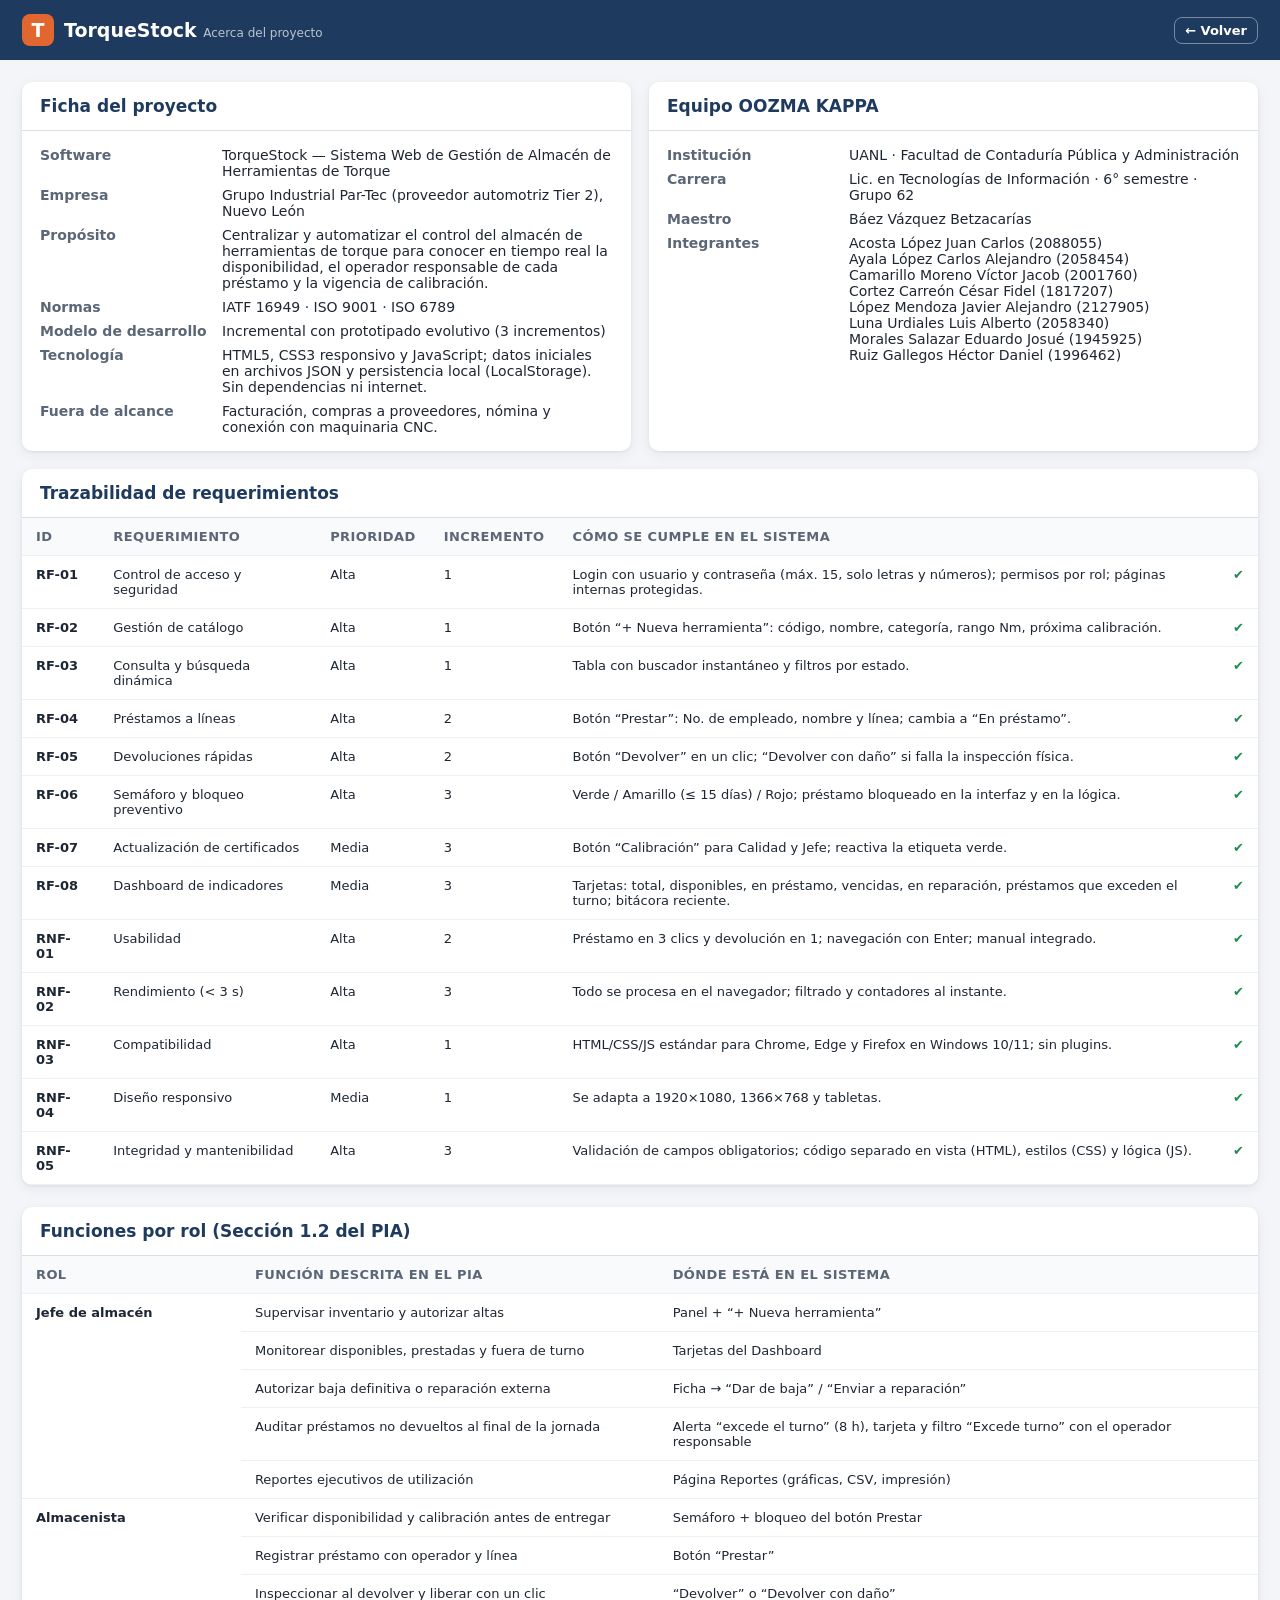
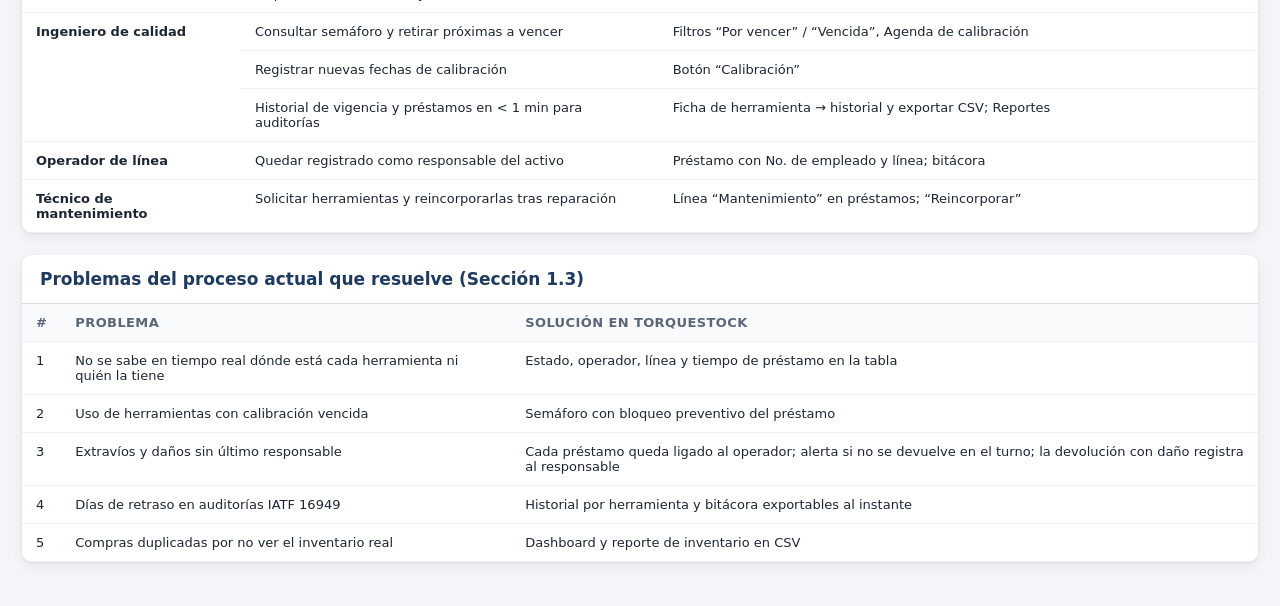
<file: acerca.html>
<!DOCTYPE html>
<html lang="es">
<head>
  <meta charset="UTF-8">
  <meta name="viewport" content="width=device-width, initial-scale=1.0, viewport-fit=cover">
  <meta name="theme-color" content="#1f3a5f">
  <meta name="mobile-web-app-capable" content="yes">
  <meta name="apple-mobile-web-app-capable" content="yes">
  <meta name="apple-mobile-web-app-title" content="TorqueStock">
  <link rel="icon" href="data:image/svg+xml,%3Csvg xmlns=%27http://www.w3.org/2000/svg%27 viewBox=%270 0 64 64%27%3E%3Crect width=%2764%27 height=%2764%27 rx=%2714%27 fill=%27%23e2662f%27/%3E%3Ctext x=%2732%27 y=%2745%27 font-size=%2738%27 font-family=%27Arial%27 font-weight=%27bold%27 fill=%27white%27 text-anchor=%27middle%27%3ET%3C/text%3E%3C/svg%3E">
  <title>TorqueStock — Acerca del proyecto</title>
  <link rel="manifest" href="manifest.json">
  <link rel="apple-touch-icon" href="img/apple-touch-icon.png">
  <link rel="stylesheet" href="css/styles.css">
</head>
<body>
  <header class="barra-sup">
    <div class="marca">
      <div class="icono">T</div>
      <div>TorqueStock <small>Acerca del proyecto</small></div>
    </div>
    <nav class="usuario-info">
      <a class="btn btn-borde btn-sm" id="btnVolver" href="index.html">← Volver</a>
    </nav>
  </header>

  <div class="contenedor acerca">
    <div class="acerca-grid">
      <section class="panel">
        <div class="panel-cab"><h2>Ficha del proyecto</h2></div>
        <div class="panel-cuerpo">
          <dl>
            <dt>Software</dt><dd>TorqueStock — Sistema Web de Gestión de Almacén de Herramientas de Torque</dd>
            <dt>Empresa</dt><dd>Grupo Industrial Par-Tec (proveedor automotriz Tier 2), Nuevo León</dd>
            <dt>Propósito</dt><dd>Centralizar y automatizar el control del almacén de herramientas de torque para conocer en tiempo real la disponibilidad, el operador responsable de cada préstamo y la vigencia de calibración.</dd>
            <dt>Normas</dt><dd>IATF 16949 · ISO 9001 · ISO 6789</dd>
            <dt>Modelo de desarrollo</dt><dd>Incremental con prototipado evolutivo (3 incrementos)</dd>
            <dt>Tecnología</dt><dd>HTML5, CSS3 responsivo y JavaScript; datos iniciales en archivos JSON y persistencia local (LocalStorage). Sin dependencias ni internet.</dd>
            <dt>Fuera de alcance</dt><dd>Facturación, compras a proveedores, nómina y conexión con maquinaria CNC.</dd>
          </dl>
        </div>
      </section>

      <section class="panel">
        <div class="panel-cab"><h2>Equipo OOZMA KAPPA</h2></div>
        <div class="panel-cuerpo">
          <dl>
            <dt>Institución</dt><dd>UANL · Facultad de Contaduría Pública y Administración</dd>
            <dt>Carrera</dt><dd>Lic. en Tecnologías de Información · 6° semestre · Grupo 62</dd>
            <dt>Maestro</dt><dd>Báez Vázquez Betzacarías</dd>
            <dt>Integrantes</dt>
            <dd>
              Acosta López Juan Carlos (2088055)<br>
              Ayala López Carlos Alejandro (2058454)<br>
              Camarillo Moreno Víctor Jacob (2001760)<br>
              Cortez Carreón César Fidel (1817207)<br>
              López Mendoza Javier Alejandro (2127905)<br>
              Luna Urdiales Luis Alberto (2058340)<br>
              Morales Salazar Eduardo Josué (1945925)<br>
              Ruiz Gallegos Héctor Daniel (1996462)
            </dd>
          </dl>
        </div>
      </section>
    </div>

    <section class="panel seccion-reporte">
      <div class="panel-cab"><h2>Trazabilidad de requerimientos</h2></div>
      <div class="tabla-envoltura">
        <table>
          <thead><tr><th>ID</th><th>Requerimiento</th><th>Prioridad</th><th>Incremento</th><th>Cómo se cumple en el sistema</th><th></th></tr></thead>
          <tbody>
            <tr><td><b>RF-01</b></td><td>Control de acceso y seguridad</td><td>Alta</td><td>1</td><td>Login con usuario y contraseña (máx. 15, solo letras y números); permisos por rol; páginas internas protegidas.</td><td class="check">✔</td></tr>
            <tr><td><b>RF-02</b></td><td>Gestión de catálogo</td><td>Alta</td><td>1</td><td>Botón “+ Nueva herramienta”: código, nombre, categoría, rango Nm, próxima calibración.</td><td class="check">✔</td></tr>
            <tr><td><b>RF-03</b></td><td>Consulta y búsqueda dinámica</td><td>Alta</td><td>1</td><td>Tabla con buscador instantáneo y filtros por estado.</td><td class="check">✔</td></tr>
            <tr><td><b>RF-04</b></td><td>Préstamos a líneas</td><td>Alta</td><td>2</td><td>Botón “Prestar”: No. de empleado, nombre y línea; cambia a “En préstamo”.</td><td class="check">✔</td></tr>
            <tr><td><b>RF-05</b></td><td>Devoluciones rápidas</td><td>Alta</td><td>2</td><td>Botón “Devolver” en un clic; “Devolver con daño” si falla la inspección física.</td><td class="check">✔</td></tr>
            <tr><td><b>RF-06</b></td><td>Semáforo y bloqueo preventivo</td><td>Alta</td><td>3</td><td>Verde / Amarillo (≤ 15 días) / Rojo; préstamo bloqueado en la interfaz y en la lógica.</td><td class="check">✔</td></tr>
            <tr><td><b>RF-07</b></td><td>Actualización de certificados</td><td>Media</td><td>3</td><td>Botón “Calibración” para Calidad y Jefe; reactiva la etiqueta verde.</td><td class="check">✔</td></tr>
            <tr><td><b>RF-08</b></td><td>Dashboard de indicadores</td><td>Media</td><td>3</td><td>Tarjetas: total, disponibles, en préstamo, vencidas, en reparación, préstamos que exceden el turno; bitácora reciente.</td><td class="check">✔</td></tr>
            <tr><td><b>RNF-01</b></td><td>Usabilidad</td><td>Alta</td><td>2</td><td>Préstamo en 3 clics y devolución en 1; navegación con Enter; manual integrado.</td><td class="check">✔</td></tr>
            <tr><td><b>RNF-02</b></td><td>Rendimiento (&lt; 3 s)</td><td>Alta</td><td>3</td><td>Todo se procesa en el navegador; filtrado y contadores al instante.</td><td class="check">✔</td></tr>
            <tr><td><b>RNF-03</b></td><td>Compatibilidad</td><td>Alta</td><td>1</td><td>HTML/CSS/JS estándar para Chrome, Edge y Firefox en Windows 10/11; sin plugins.</td><td class="check">✔</td></tr>
            <tr><td><b>RNF-04</b></td><td>Diseño responsivo</td><td>Media</td><td>1</td><td>Se adapta a 1920×1080, 1366×768 y tabletas.</td><td class="check">✔</td></tr>
            <tr><td><b>RNF-05</b></td><td>Integridad y mantenibilidad</td><td>Alta</td><td>3</td><td>Validación de campos obligatorios; código separado en vista (HTML), estilos (CSS) y lógica (JS).</td><td class="check">✔</td></tr>
          </tbody>
        </table>
      </div>
    </section>

    <section class="panel seccion-reporte">
      <div class="panel-cab"><h2>Funciones por rol (Sección 1.2 del PIA)</h2></div>
      <div class="tabla-envoltura">
        <table>
          <thead><tr><th>Rol</th><th>Función descrita en el PIA</th><th>Dónde está en el sistema</th></tr></thead>
          <tbody>
            <tr><td rowspan="5"><b>Jefe de almacén</b></td><td>Supervisar inventario y autorizar altas</td><td>Panel + “+ Nueva herramienta”</td></tr>
            <tr><td>Monitorear disponibles, prestadas y fuera de turno</td><td>Tarjetas del Dashboard</td></tr>
            <tr><td>Autorizar baja definitiva o reparación externa</td><td>Ficha → “Dar de baja” / “Enviar a reparación”</td></tr>
            <tr><td>Auditar préstamos no devueltos al final de la jornada</td><td>Alerta “excede el turno” (8 h), tarjeta y filtro “Excede turno” con el operador responsable</td></tr>
            <tr><td>Reportes ejecutivos de utilización</td><td>Página Reportes (gráficas, CSV, impresión)</td></tr>
            <tr><td rowspan="3"><b>Almacenista</b></td><td>Verificar disponibilidad y calibración antes de entregar</td><td>Semáforo + bloqueo del botón Prestar</td></tr>
            <tr><td>Registrar préstamo con operador y línea</td><td>Botón “Prestar”</td></tr>
            <tr><td>Inspeccionar al devolver y liberar con un clic</td><td>“Devolver” o “Devolver con daño”</td></tr>
            <tr><td rowspan="3"><b>Ingeniero de calidad</b></td><td>Consultar semáforo y retirar próximas a vencer</td><td>Filtros “Por vencer” / “Vencida”, Agenda de calibración</td></tr>
            <tr><td>Registrar nuevas fechas de calibración</td><td>Botón “Calibración”</td></tr>
            <tr><td>Historial de vigencia y préstamos en &lt; 1 min para auditorías</td><td>Ficha de herramienta → historial y exportar CSV; Reportes</td></tr>
            <tr><td><b>Operador de línea</b></td><td>Quedar registrado como responsable del activo</td><td>Préstamo con No. de empleado y línea; bitácora</td></tr>
            <tr><td><b>Técnico de mantenimiento</b></td><td>Solicitar herramientas y reincorporarlas tras reparación</td><td>Línea “Mantenimiento” en préstamos; “Reincorporar”</td></tr>
          </tbody>
        </table>
      </div>
    </section>

    <section class="panel seccion-reporte">
      <div class="panel-cab"><h2>Problemas del proceso actual que resuelve (Sección 1.3)</h2></div>
      <div class="tabla-envoltura">
        <table>
          <thead><tr><th>#</th><th>Problema</th><th>Solución en TorqueStock</th></tr></thead>
          <tbody>
            <tr><td>1</td><td>No se sabe en tiempo real dónde está cada herramienta ni quién la tiene</td><td>Estado, operador, línea y tiempo de préstamo en la tabla</td></tr>
            <tr><td>2</td><td>Uso de herramientas con calibración vencida</td><td>Semáforo con bloqueo preventivo del préstamo</td></tr>
            <tr><td>3</td><td>Extravíos y daños sin último responsable</td><td>Cada préstamo queda ligado al operador; alerta si no se devuelve en el turno; la devolución con daño registra al responsable</td></tr>
            <tr><td>4</td><td>Días de retraso en auditorías IATF 16949</td><td>Historial por herramienta y bitácora exportables al instante</td></tr>
            <tr><td>5</td><td>Compras duplicadas por no ver el inventario real</td><td>Dashboard y reporte de inventario en CSV</td></tr>
          </tbody>
        </table>
      </div>
    </section>
  </div>

  <script src="js/sesion.js"></script>
  <script>
    if (Sesion.actual()) {
      document.getElementById("btnVolver").href = "panel.html";
      document.getElementById("btnVolver").textContent = "← Volver al panel";
    }
  </script>
  <script src="js/pwa.js"></script>
</body>
</html>
</file>
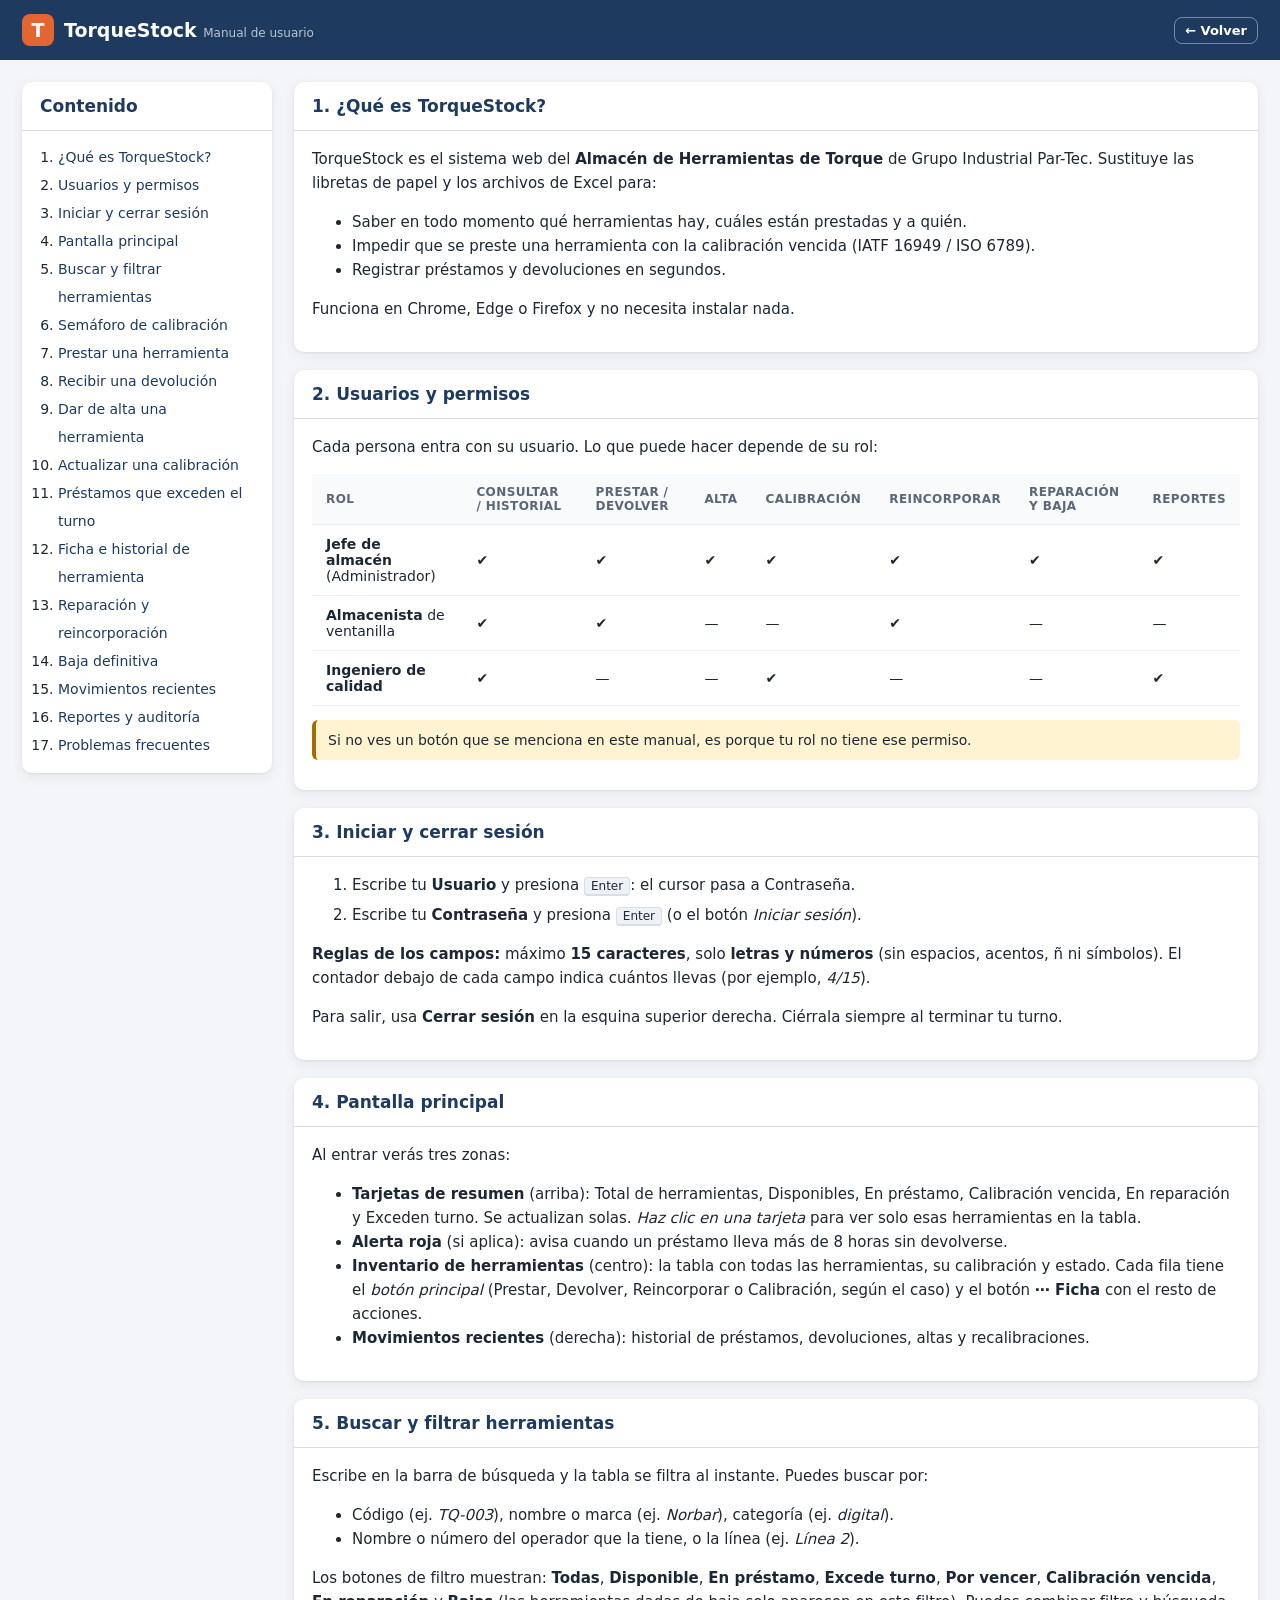
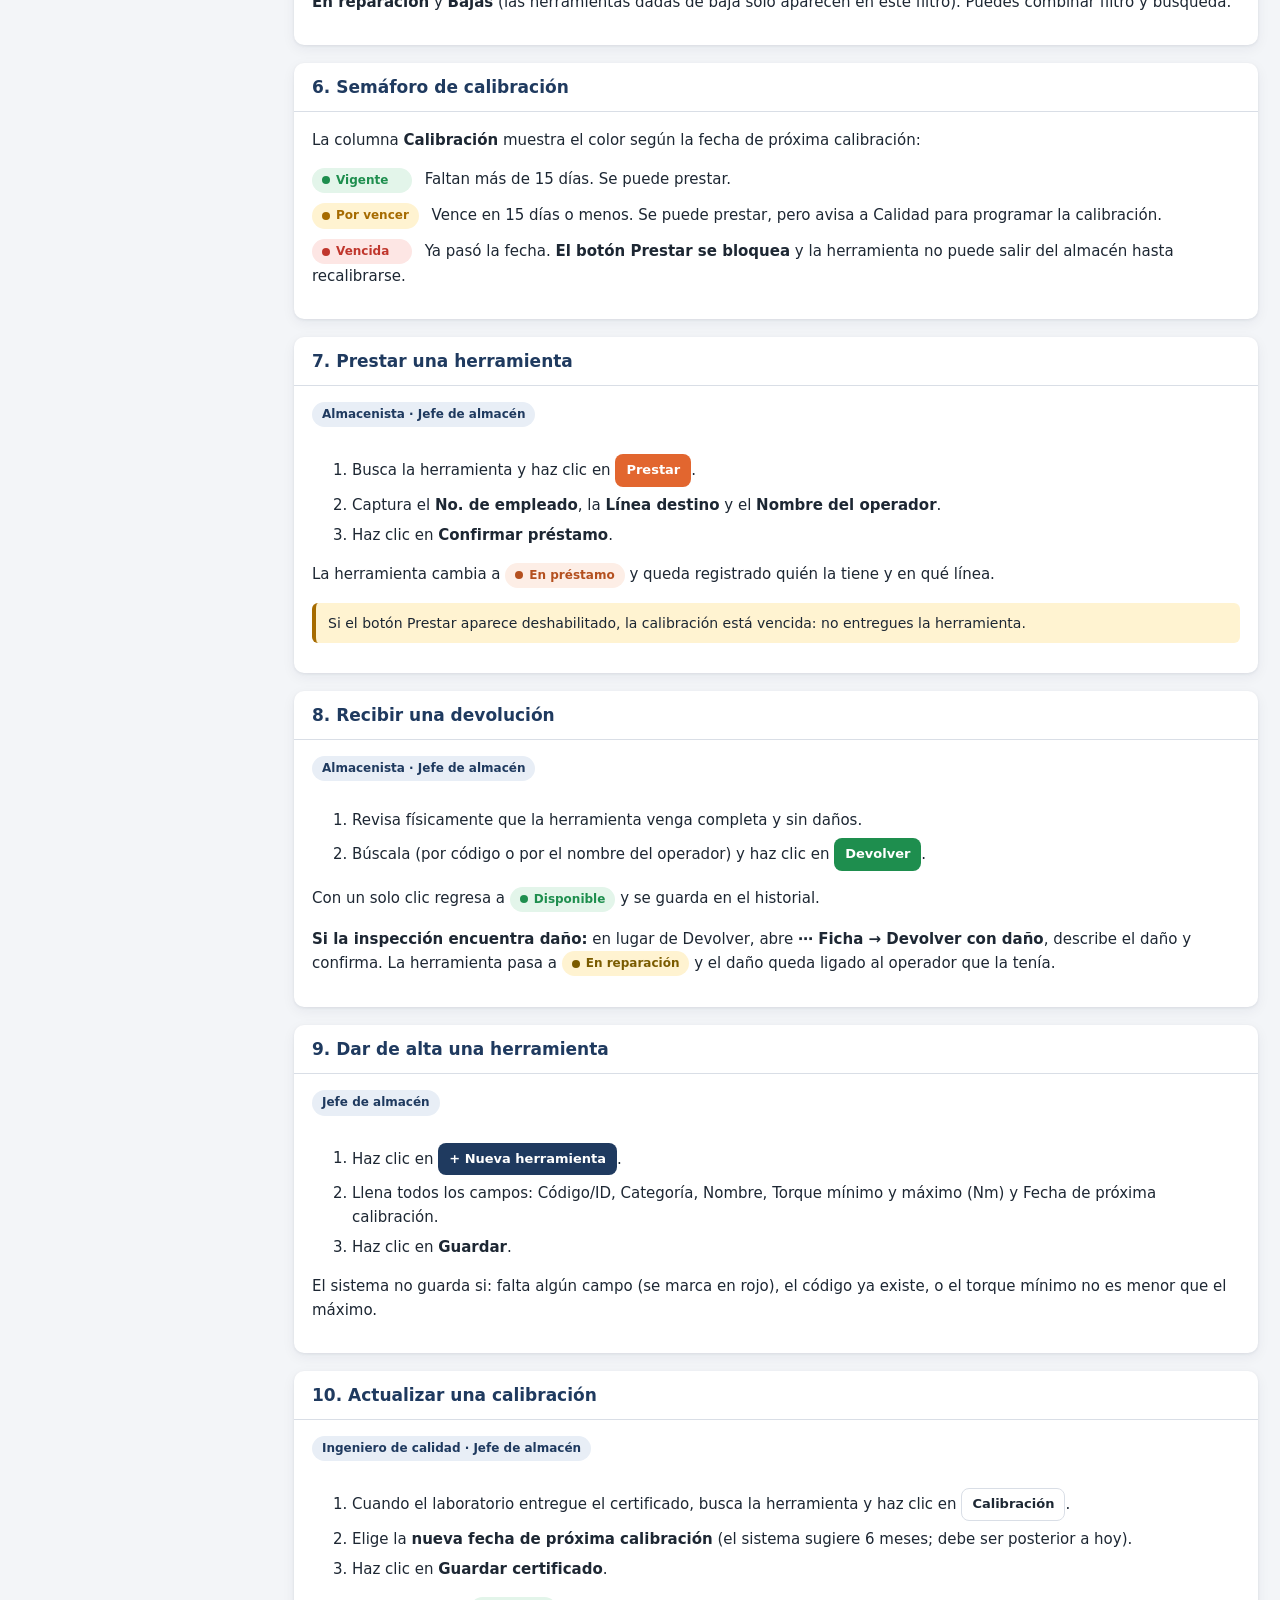
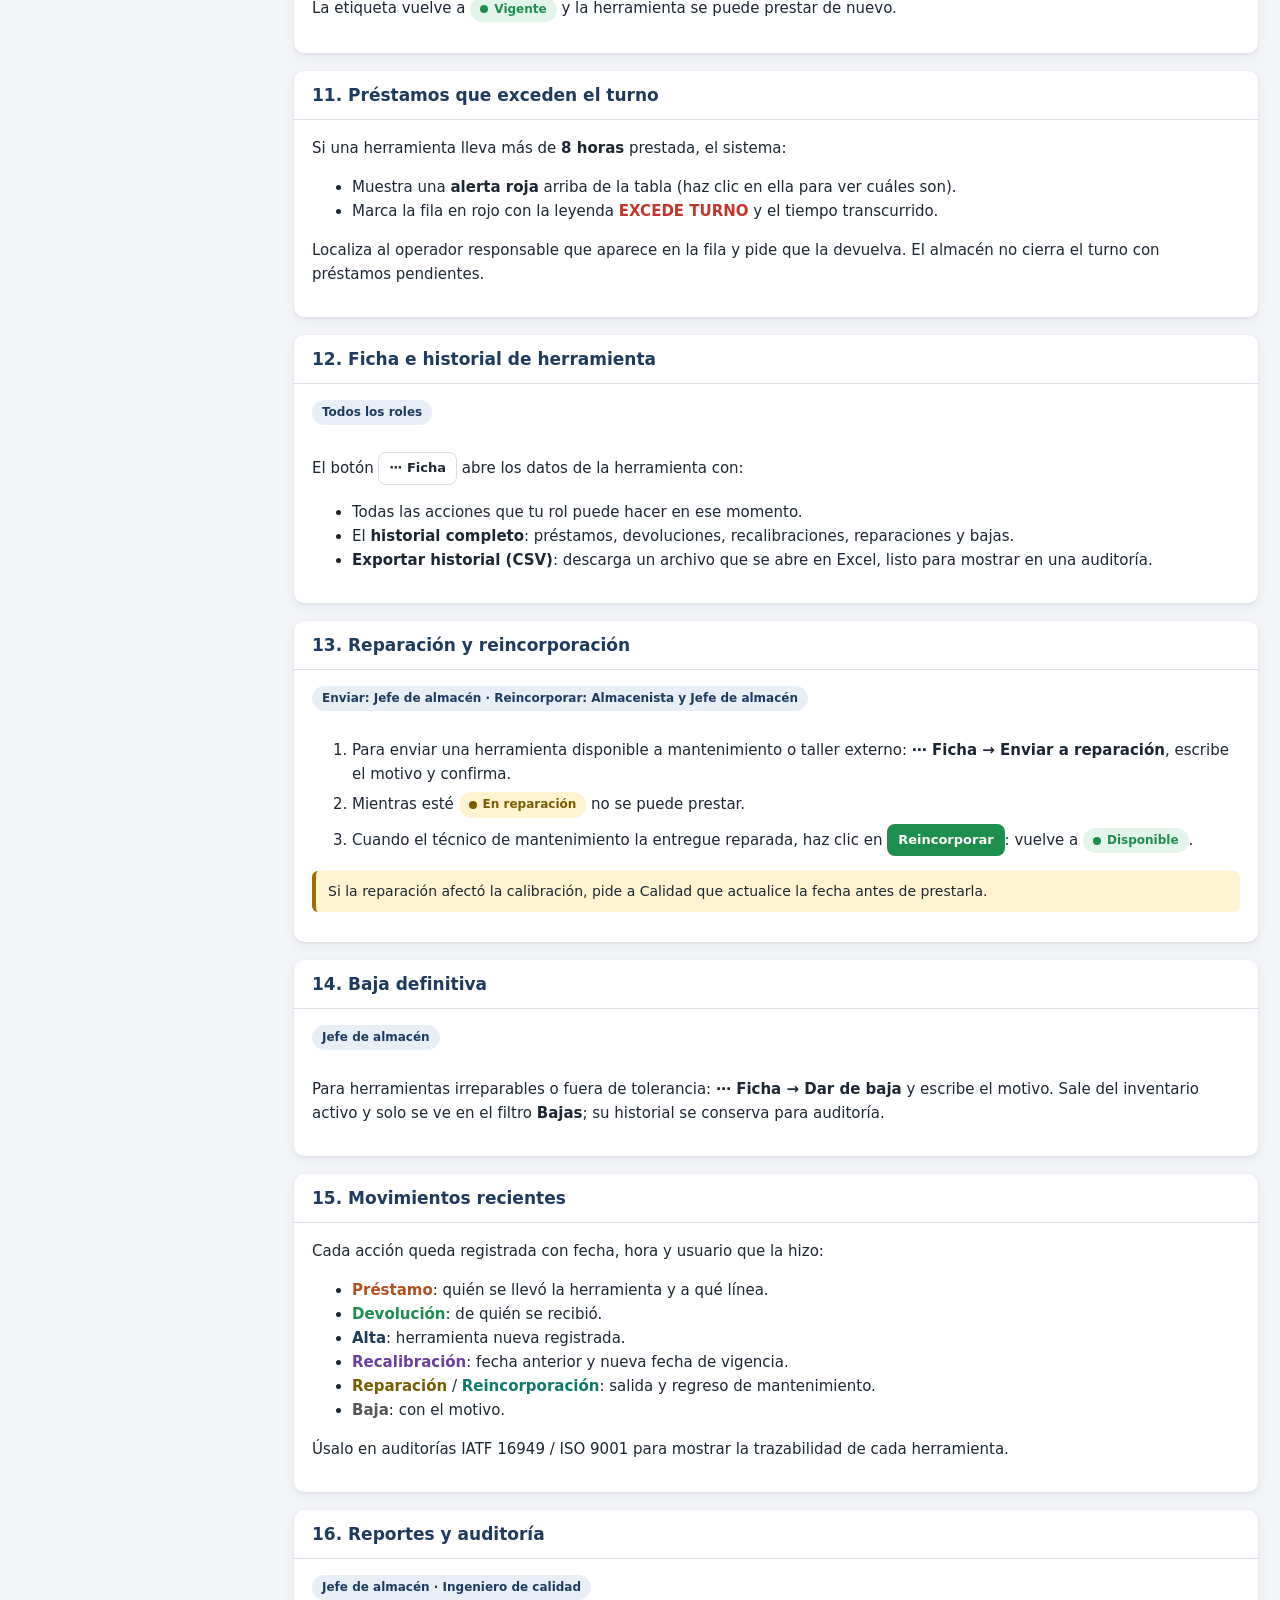
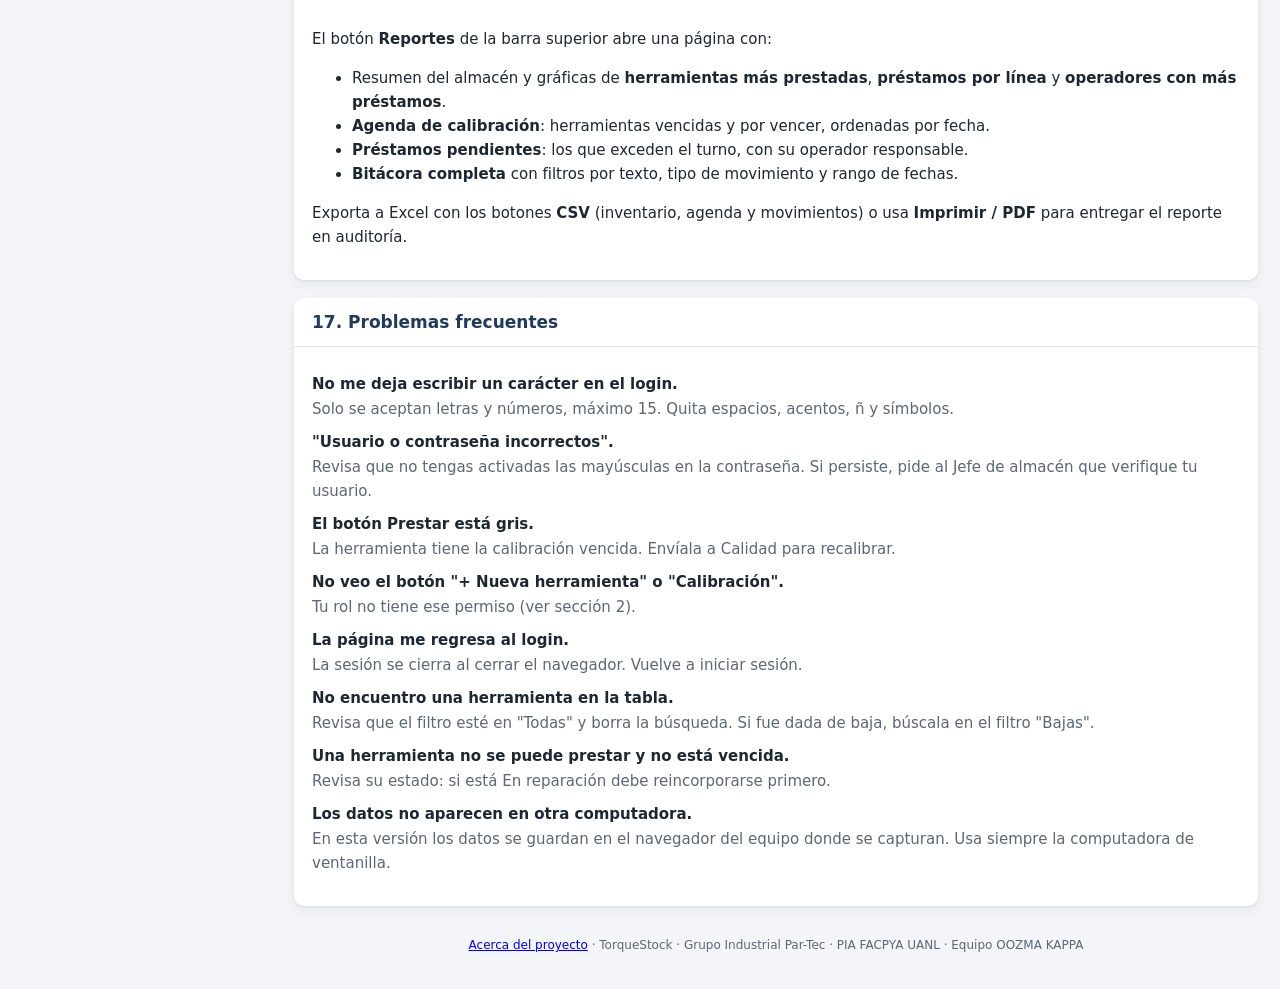
<file: ayuda.html>
<!DOCTYPE html>
<html lang="es">
<head>
  <meta charset="UTF-8">
  <meta name="viewport" content="width=device-width, initial-scale=1.0, viewport-fit=cover">
  <meta name="theme-color" content="#1f3a5f">
  <meta name="mobile-web-app-capable" content="yes">
  <meta name="apple-mobile-web-app-capable" content="yes">
  <meta name="apple-mobile-web-app-title" content="TorqueStock">
  <link rel="icon" href="data:image/svg+xml,%3Csvg xmlns=%27http://www.w3.org/2000/svg%27 viewBox=%270 0 64 64%27%3E%3Crect width=%2764%27 height=%2764%27 rx=%2714%27 fill=%27%23e2662f%27/%3E%3Ctext x=%2732%27 y=%2745%27 font-size=%2738%27 font-family=%27Arial%27 font-weight=%27bold%27 fill=%27white%27 text-anchor=%27middle%27%3ET%3C/text%3E%3C/svg%3E">
  <title>TorqueStock — Manual de usuario</title>
  <link rel="manifest" href="manifest.json">
  <link rel="apple-touch-icon" href="img/apple-touch-icon.png">
  <link rel="stylesheet" href="css/styles.css">
</head>
<body>
  <header class="barra-sup">
    <div class="marca">
      <div class="icono">T</div>
      <div>TorqueStock <small>Manual de usuario</small></div>
    </div>
    <div class="usuario-info">
      <a class="btn btn-borde btn-sm" id="btnVolver" href="index.html">← Volver</a>
    </div>
  </header>

  <div class="contenedor manual">
    <!-- Índice -->
    <nav class="panel manual-indice">
      <div class="panel-cab"><h2>Contenido</h2></div>
      <ol>
        <li><a href="#intro">¿Qué es TorqueStock?</a></li>
        <li><a href="#roles">Usuarios y permisos</a></li>
        <li><a href="#login">Iniciar y cerrar sesión</a></li>
        <li><a href="#panel">Pantalla principal</a></li>
        <li><a href="#buscar">Buscar y filtrar herramientas</a></li>
        <li><a href="#semaforo">Semáforo de calibración</a></li>
        <li><a href="#prestar">Prestar una herramienta</a></li>
        <li><a href="#devolver">Recibir una devolución</a></li>
        <li><a href="#alta">Dar de alta una herramienta</a></li>
        <li><a href="#calibrar">Actualizar una calibración</a></li>
        <li><a href="#turno">Préstamos que exceden el turno</a></li>
        <li><a href="#ficha">Ficha e historial de herramienta</a></li>
        <li><a href="#reparacion">Reparación y reincorporación</a></li>
        <li><a href="#baja">Baja definitiva</a></li>
        <li><a href="#bitacora">Movimientos recientes</a></li>
        <li><a href="#reportes">Reportes y auditoría</a></li>
        <li><a href="#problemas">Problemas frecuentes</a></li>
      </ol>
    </nav>

    <main class="manual-contenido">
      <section class="panel" id="intro">
        <div class="panel-cab"><h2>1. ¿Qué es TorqueStock?</h2></div>
        <div class="panel-cuerpo">
          <p>TorqueStock es el sistema web del <strong>Almacén de Herramientas de Torque</strong> de Grupo Industrial Par-Tec.
          Sustituye las libretas de papel y los archivos de Excel para:</p>
          <ul>
            <li>Saber en todo momento qué herramientas hay, cuáles están prestadas y a quién.</li>
            <li>Impedir que se preste una herramienta con la calibración vencida (IATF 16949 / ISO 6789).</li>
            <li>Registrar préstamos y devoluciones en segundos.</li>
          </ul>
          <p>Funciona en Chrome, Edge o Firefox y no necesita instalar nada.</p>
        </div>
      </section>

      <section class="panel" id="roles">
        <div class="panel-cab"><h2>2. Usuarios y permisos</h2></div>
        <div class="panel-cuerpo">
          <p>Cada persona entra con su usuario. Lo que puede hacer depende de su rol:</p>
          <div class="tabla-envoltura">
            <table>
              <thead><tr><th>Rol</th><th>Consultar / historial</th><th>Prestar / Devolver</th><th>Alta</th><th>Calibración</th><th>Reincorporar</th><th>Reparación y baja</th><th>Reportes</th></tr></thead>
              <tbody>
                <tr data-rol="Administrador"><td><strong>Jefe de almacén</strong> (Administrador)</td><td>✔</td><td>✔</td><td>✔</td><td>✔</td><td>✔</td><td>✔</td><td>✔</td></tr>
                <tr data-rol="Almacenista"><td><strong>Almacenista</strong> de ventanilla</td><td>✔</td><td>✔</td><td>—</td><td>—</td><td>✔</td><td>—</td><td>—</td></tr>
                <tr data-rol="Calidad"><td><strong>Ingeniero de calidad</strong></td><td>✔</td><td>—</td><td>—</td><td>✔</td><td>—</td><td>—</td><td>✔</td></tr>
              </tbody>
            </table>
          </div>
          <p class="nota">Si no ves un botón que se menciona en este manual, es porque tu rol no tiene ese permiso.</p>
        </div>
      </section>

      <section class="panel" id="login">
        <div class="panel-cab"><h2>3. Iniciar y cerrar sesión</h2></div>
        <div class="panel-cuerpo">
          <ol class="pasos">
            <li>Escribe tu <strong>Usuario</strong> y presiona <kbd>Enter</kbd>: el cursor pasa a Contraseña.</li>
            <li>Escribe tu <strong>Contraseña</strong> y presiona <kbd>Enter</kbd> (o el botón <em>Iniciar sesión</em>).</li>
          </ol>
          <p><strong>Reglas de los campos:</strong> máximo <strong>15 caracteres</strong>, solo <strong>letras y números</strong>
          (sin espacios, acentos, ñ ni símbolos). El contador debajo de cada campo indica cuántos llevas (por ejemplo, <em>4/15</em>).</p>
          <p>Para salir, usa <strong>Cerrar sesión</strong> en la esquina superior derecha. Ciérrala siempre al terminar tu turno.</p>
        </div>
      </section>

      <section class="panel" id="panel">
        <div class="panel-cab"><h2>4. Pantalla principal</h2></div>
        <div class="panel-cuerpo">
          <p>Al entrar verás tres zonas:</p>
          <ul>
            <li><strong>Tarjetas de resumen</strong> (arriba): Total de herramientas, Disponibles, En préstamo, Calibración vencida,
              En reparación y Exceden turno. Se actualizan solas. <em>Haz clic en una tarjeta</em> para ver solo esas herramientas en la tabla.</li>
            <li><strong>Alerta roja</strong> (si aplica): avisa cuando un préstamo lleva más de 8 horas sin devolverse.</li>
            <li><strong>Inventario de herramientas</strong> (centro): la tabla con todas las herramientas, su calibración y estado.
              Cada fila tiene el <em>botón principal</em> (Prestar, Devolver, Reincorporar o Calibración, según el caso) y el botón <strong>⋯ Ficha</strong> con el resto de acciones.</li>
            <li><strong>Movimientos recientes</strong> (derecha): historial de préstamos, devoluciones, altas y recalibraciones.</li>
          </ul>
        </div>
      </section>

      <section class="panel" id="buscar">
        <div class="panel-cab"><h2>5. Buscar y filtrar herramientas</h2></div>
        <div class="panel-cuerpo">
          <p>Escribe en la barra de búsqueda y la tabla se filtra al instante. Puedes buscar por:</p>
          <ul>
            <li>Código (ej. <em>TQ-003</em>), nombre o marca (ej. <em>Norbar</em>), categoría (ej. <em>digital</em>).</li>
            <li>Nombre o número del operador que la tiene, o la línea (ej. <em>Línea 2</em>).</li>
          </ul>
          <p>Los botones de filtro muestran: <strong>Todas</strong>, <strong>Disponible</strong>, <strong>En préstamo</strong>,
          <strong>Excede turno</strong>, <strong>Por vencer</strong>, <strong>Calibración vencida</strong>,
          <strong>En reparación</strong> y <strong>Bajas</strong> (las herramientas dadas de baja solo aparecen en este filtro). Puedes combinar filtro y búsqueda.</p>
        </div>
      </section>

      <section class="panel" id="semaforo">
        <div class="panel-cab"><h2>6. Semáforo de calibración</h2></div>
        <div class="panel-cuerpo">
          <p>La columna <strong>Calibración</strong> muestra el color según la fecha de próxima calibración:</p>
          <ul class="lista-semaforo">
            <li><span class="etiqueta sem-verde">Vigente</span> Faltan más de 15 días. Se puede prestar.</li>
            <li><span class="etiqueta sem-amarillo">Por vencer</span> Vence en 15 días o menos. Se puede prestar, pero avisa a Calidad para programar la calibración.</li>
            <li><span class="etiqueta sem-rojo">Vencida</span> Ya pasó la fecha. <strong>El botón Prestar se bloquea</strong> y la herramienta no puede salir del almacén hasta recalibrarse.</li>
          </ul>
        </div>
      </section>

      <section class="panel" id="prestar">
        <div class="panel-cab"><h2>7. Prestar una herramienta</h2></div>
        <div class="panel-cuerpo">
          <p class="rol-chip">Almacenista · Jefe de almacén</p>
          <ol class="pasos">
            <li>Busca la herramienta y haz clic en <span class="btn btn-naranja btn-sm">Prestar</span>.</li>
            <li>Captura el <strong>No. de empleado</strong>, la <strong>Línea destino</strong> y el <strong>Nombre del operador</strong>.</li>
            <li>Haz clic en <strong>Confirmar préstamo</strong>.</li>
          </ol>
          <p>La herramienta cambia a <span class="etiqueta est-prestamo">En préstamo</span> y queda registrado quién la tiene y en qué línea.</p>
          <p class="nota">Si el botón Prestar aparece deshabilitado, la calibración está vencida: no entregues la herramienta.</p>
        </div>
      </section>

      <section class="panel" id="devolver">
        <div class="panel-cab"><h2>8. Recibir una devolución</h2></div>
        <div class="panel-cuerpo">
          <p class="rol-chip">Almacenista · Jefe de almacén</p>
          <ol class="pasos">
            <li>Revisa físicamente que la herramienta venga completa y sin daños.</li>
            <li>Búscala (por código o por el nombre del operador) y haz clic en <span class="btn btn-verde btn-sm">Devolver</span>.</li>
          </ol>
          <p>Con un solo clic regresa a <span class="etiqueta est-disponible">Disponible</span> y se guarda en el historial.</p>
          <p><strong>Si la inspección encuentra daño:</strong> en lugar de Devolver, abre <strong>⋯ Ficha → Devolver con daño</strong>,
          describe el daño y confirma. La herramienta pasa a <span class="etiqueta est-reparacion">En reparación</span> y el daño queda ligado al operador que la tenía.</p>
        </div>
      </section>

      <section class="panel" id="alta">
        <div class="panel-cab"><h2>9. Dar de alta una herramienta</h2></div>
        <div class="panel-cuerpo">
          <p class="rol-chip">Jefe de almacén</p>
          <ol class="pasos">
            <li>Haz clic en <span class="btn btn-primario btn-sm">+ Nueva herramienta</span>.</li>
            <li>Llena todos los campos: Código/ID, Categoría, Nombre, Torque mínimo y máximo (Nm) y Fecha de próxima calibración.</li>
            <li>Haz clic en <strong>Guardar</strong>.</li>
          </ol>
          <p>El sistema no guarda si: falta algún campo (se marca en rojo), el código ya existe, o el torque mínimo no es menor que el máximo.</p>
        </div>
      </section>

      <section class="panel" id="calibrar">
        <div class="panel-cab"><h2>10. Actualizar una calibración</h2></div>
        <div class="panel-cuerpo">
          <p class="rol-chip">Ingeniero de calidad · Jefe de almacén</p>
          <ol class="pasos">
            <li>Cuando el laboratorio entregue el certificado, busca la herramienta y haz clic en <span class="btn btn-borde btn-sm">Calibración</span>.</li>
            <li>Elige la <strong>nueva fecha de próxima calibración</strong> (el sistema sugiere 6 meses; debe ser posterior a hoy).</li>
            <li>Haz clic en <strong>Guardar certificado</strong>.</li>
          </ol>
          <p>La etiqueta vuelve a <span class="etiqueta sem-verde">Vigente</span> y la herramienta se puede prestar de nuevo.</p>
        </div>
      </section>

      <section class="panel" id="turno">
        <div class="panel-cab"><h2>11. Préstamos que exceden el turno</h2></div>
        <div class="panel-cuerpo">
          <p>Si una herramienta lleva más de <strong>8 horas</strong> prestada, el sistema:</p>
          <ul>
            <li>Muestra una <strong>alerta roja</strong> arriba de la tabla (haz clic en ella para ver cuáles son).</li>
            <li>Marca la fila en rojo con la leyenda <span class="texto-rojo">EXCEDE TURNO</span> y el tiempo transcurrido.</li>
          </ul>
          <p>Localiza al operador responsable que aparece en la fila y pide que la devuelva. El almacén no cierra el turno con préstamos pendientes.</p>
        </div>
      </section>

      <section class="panel" id="ficha">
        <div class="panel-cab"><h2>12. Ficha e historial de herramienta</h2></div>
        <div class="panel-cuerpo">
          <p class="rol-chip">Todos los roles</p>
          <p>El botón <span class="btn btn-borde btn-sm">⋯ Ficha</span> abre los datos de la herramienta con:</p>
          <ul>
            <li>Todas las acciones que tu rol puede hacer en ese momento.</li>
            <li>El <strong>historial completo</strong>: préstamos, devoluciones, recalibraciones, reparaciones y bajas.</li>
            <li><strong>Exportar historial (CSV)</strong>: descarga un archivo que se abre en Excel, listo para mostrar en una auditoría.</li>
          </ul>
        </div>
      </section>

      <section class="panel" id="reparacion">
        <div class="panel-cab"><h2>13. Reparación y reincorporación</h2></div>
        <div class="panel-cuerpo">
          <p class="rol-chip">Enviar: Jefe de almacén · Reincorporar: Almacenista y Jefe de almacén</p>
          <ol class="pasos">
            <li>Para enviar una herramienta disponible a mantenimiento o taller externo: <strong>⋯ Ficha → Enviar a reparación</strong>, escribe el motivo y confirma.</li>
            <li>Mientras esté <span class="etiqueta est-reparacion">En reparación</span> no se puede prestar.</li>
            <li>Cuando el técnico de mantenimiento la entregue reparada, haz clic en <span class="btn btn-verde btn-sm">Reincorporar</span>: vuelve a <span class="etiqueta est-disponible">Disponible</span>.</li>
          </ol>
          <p class="nota">Si la reparación afectó la calibración, pide a Calidad que actualice la fecha antes de prestarla.</p>
        </div>
      </section>

      <section class="panel" id="baja">
        <div class="panel-cab"><h2>14. Baja definitiva</h2></div>
        <div class="panel-cuerpo">
          <p class="rol-chip">Jefe de almacén</p>
          <p>Para herramientas irreparables o fuera de tolerancia: <strong>⋯ Ficha → Dar de baja</strong> y escribe el motivo.
          Sale del inventario activo y solo se ve en el filtro <strong>Bajas</strong>; su historial se conserva para auditoría.</p>
        </div>
      </section>

      <section class="panel" id="bitacora">
        <div class="panel-cab"><h2>15. Movimientos recientes</h2></div>
        <div class="panel-cuerpo">
          <p>Cada acción queda registrada con fecha, hora y usuario que la hizo:</p>
          <ul>
            <li><span class="mov-Préstamo"><strong>Préstamo</strong></span>: quién se llevó la herramienta y a qué línea.</li>
            <li><span class="mov-Devolución"><strong>Devolución</strong></span>: de quién se recibió.</li>
            <li><span class="mov-Alta"><strong>Alta</strong></span>: herramienta nueva registrada.</li>
            <li><span class="mov-Recalibración"><strong>Recalibración</strong></span>: fecha anterior y nueva fecha de vigencia.</li>
            <li><span class="mov-Reparación"><strong>Reparación</strong></span> / <span class="mov-Reincorporación"><strong>Reincorporación</strong></span>: salida y regreso de mantenimiento.</li>
            <li><span class="mov-Baja"><strong>Baja</strong></span>: con el motivo.</li>
          </ul>
          <p>Úsalo en auditorías IATF 16949 / ISO 9001 para mostrar la trazabilidad de cada herramienta.</p>
        </div>
      </section>

      <section class="panel" id="reportes">
        <div class="panel-cab"><h2>16. Reportes y auditoría</h2></div>
        <div class="panel-cuerpo">
          <p class="rol-chip">Jefe de almacén · Ingeniero de calidad</p>
          <p>El botón <strong>Reportes</strong> de la barra superior abre una página con:</p>
          <ul>
            <li>Resumen del almacén y gráficas de <strong>herramientas más prestadas</strong>, <strong>préstamos por línea</strong> y <strong>operadores con más préstamos</strong>.</li>
            <li><strong>Agenda de calibración</strong>: herramientas vencidas y por vencer, ordenadas por fecha.</li>
            <li><strong>Préstamos pendientes</strong>: los que exceden el turno, con su operador responsable.</li>
            <li><strong>Bitácora completa</strong> con filtros por texto, tipo de movimiento y rango de fechas.</li>
          </ul>
          <p>Exporta a Excel con los botones <strong>CSV</strong> (inventario, agenda y movimientos) o usa <strong>Imprimir / PDF</strong> para entregar el reporte en auditoría.</p>
        </div>
      </section>

      <section class="panel" id="problemas">
        <div class="panel-cab"><h2>17. Problemas frecuentes</h2></div>
        <div class="panel-cuerpo">
          <dl class="faq">
            <dt>No me deja escribir un carácter en el login.</dt>
            <dd>Solo se aceptan letras y números, máximo 15. Quita espacios, acentos, ñ y símbolos.</dd>
            <dt>"Usuario o contraseña incorrectos".</dt>
            <dd>Revisa que no tengas activadas las mayúsculas en la contraseña. Si persiste, pide al Jefe de almacén que verifique tu usuario.</dd>
            <dt>El botón Prestar está gris.</dt>
            <dd>La herramienta tiene la calibración vencida. Envíala a Calidad para recalibrar.</dd>
            <dt>No veo el botón "+ Nueva herramienta" o "Calibración".</dt>
            <dd>Tu rol no tiene ese permiso (ver sección 2).</dd>
            <dt>La página me regresa al login.</dt>
            <dd>La sesión se cierra al cerrar el navegador. Vuelve a iniciar sesión.</dd>
            <dt>No encuentro una herramienta en la tabla.</dt>
            <dd>Revisa que el filtro esté en "Todas" y borra la búsqueda. Si fue dada de baja, búscala en el filtro "Bajas".</dd>
            <dt>Una herramienta no se puede prestar y no está vencida.</dt>
            <dd>Revisa su estado: si está En reparación debe reincorporarse primero.</dd>
            <dt>Los datos no aparecen en otra computadora.</dt>
            <dd>En esta versión los datos se guardan en el navegador del equipo donde se capturan. Usa siempre la computadora de ventanilla.</dd>
          </dl>
        </div>
      </section>

      <p class="manual-pie"><a href="acerca.html">Acerca del proyecto</a> · TorqueStock · Grupo Industrial Par-Tec · PIA FACPYA UANL · Equipo OOZMA KAPPA</p>
    </main>
  </div>

  <script src="js/sesion.js"></script>
  <script>
    // Si hay sesión, "Volver" regresa al panel y se resalta el rol del usuario
    const u = Sesion.actual();
    if (u) {
      document.getElementById("btnVolver").href = "panel.html";
      document.getElementById("btnVolver").textContent = "← Volver al panel";
      const fila = document.querySelector(`tr[data-rol="${u.rol}"]`);
      if (fila) fila.classList.add("mi-rol");
    }
  </script>
  <script src="js/pwa.js"></script>
</body>
</html>
</file>
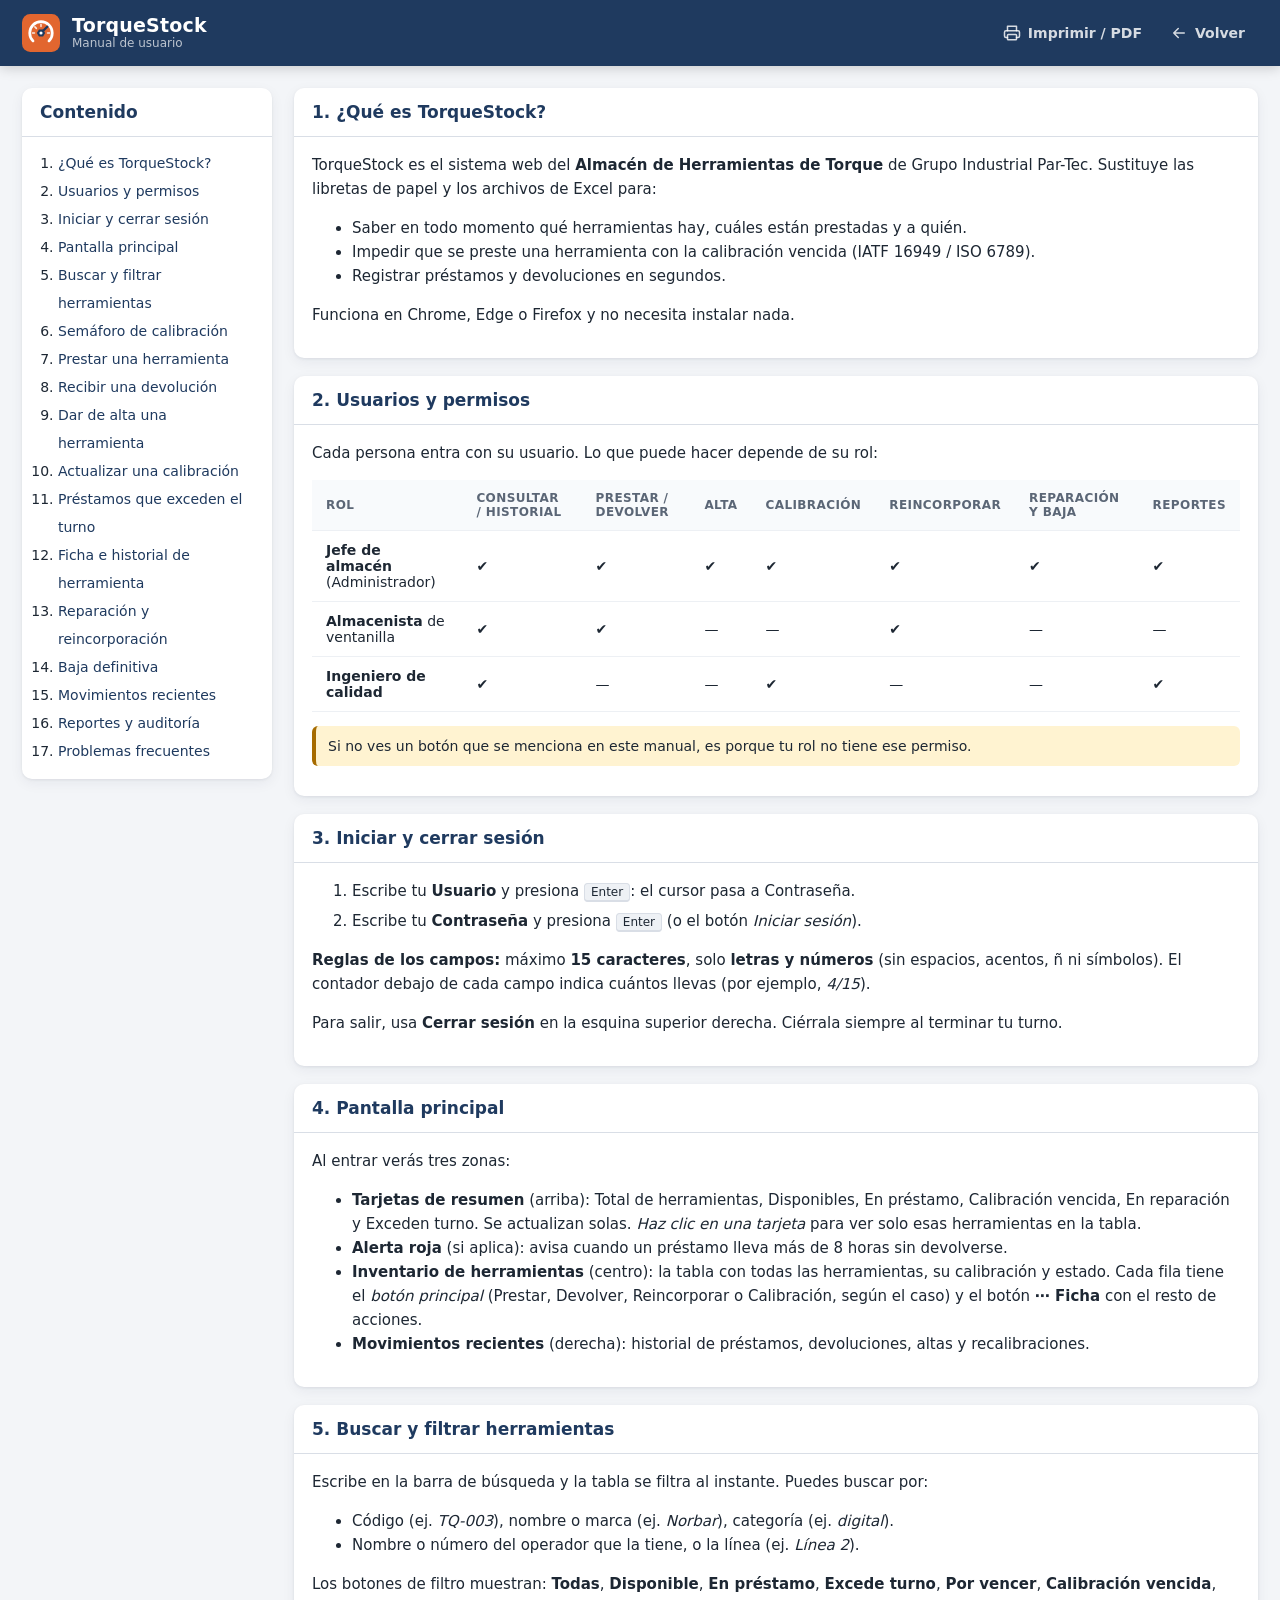
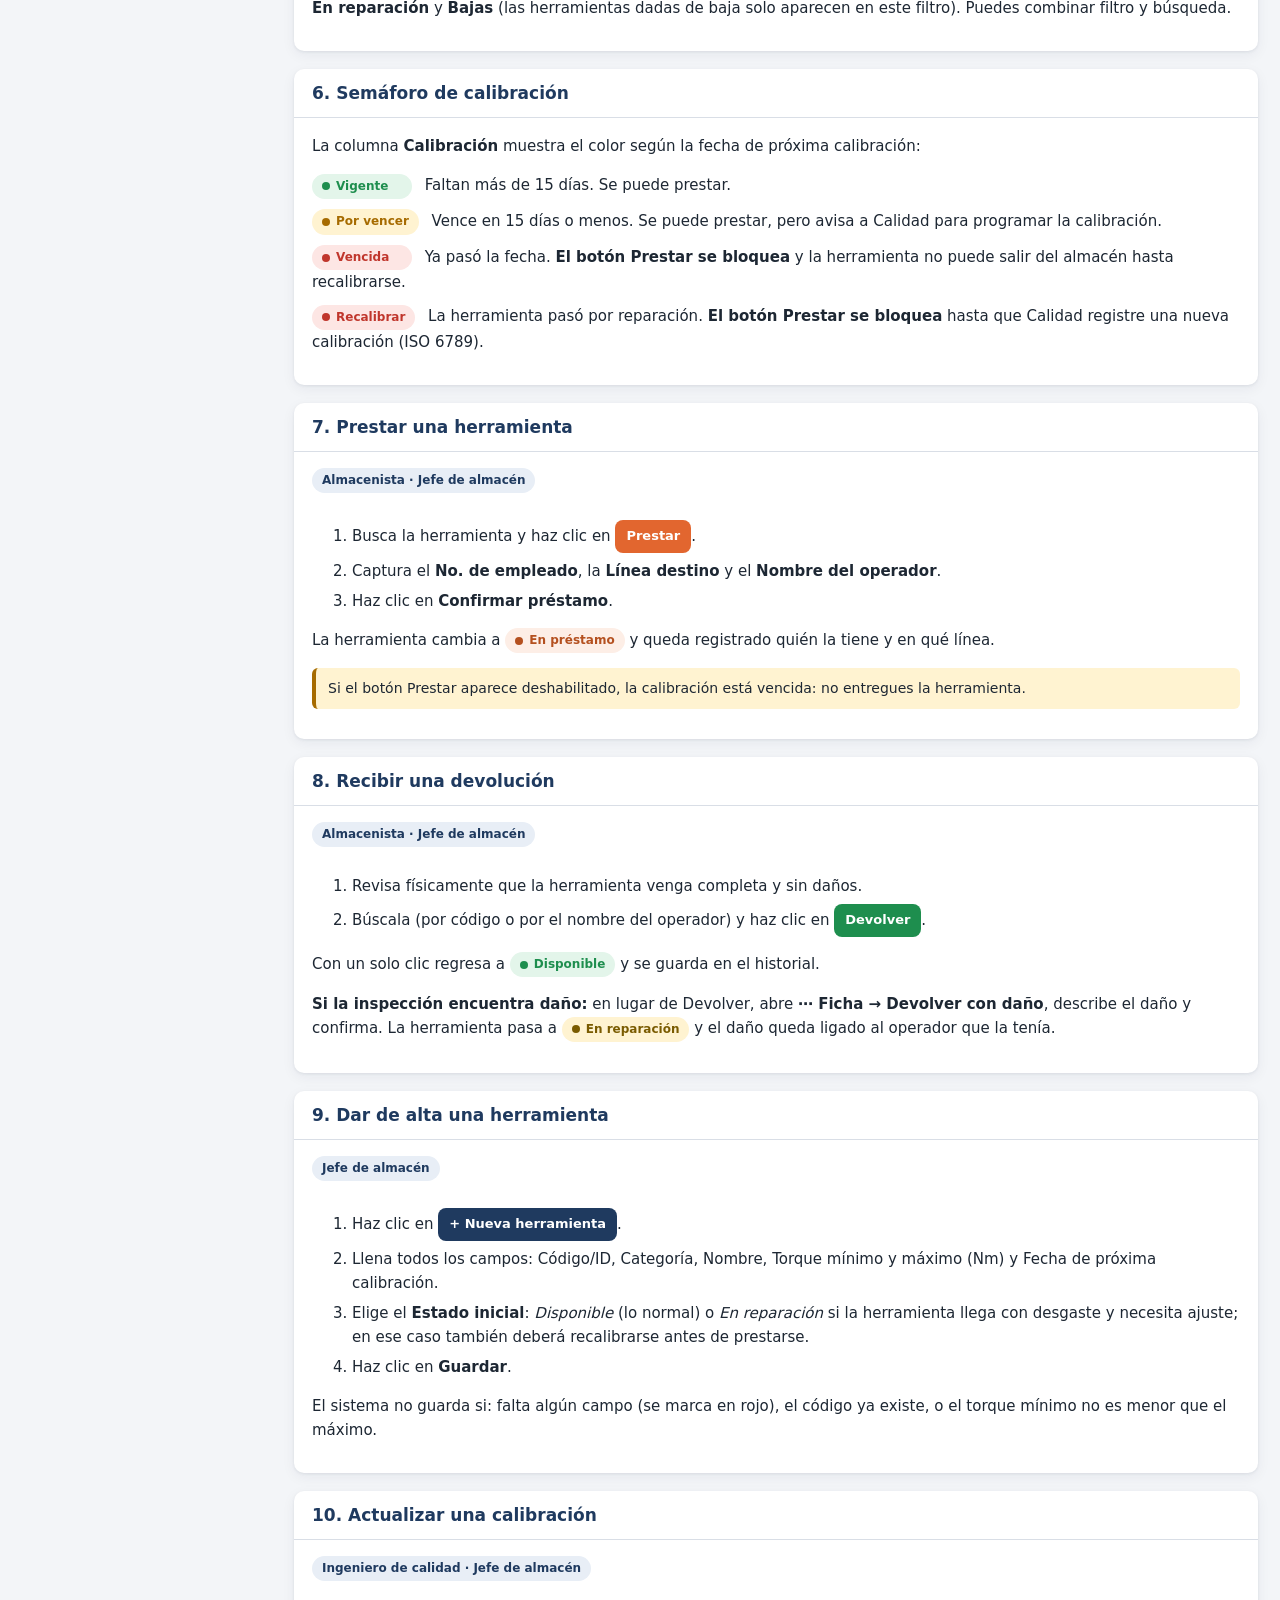
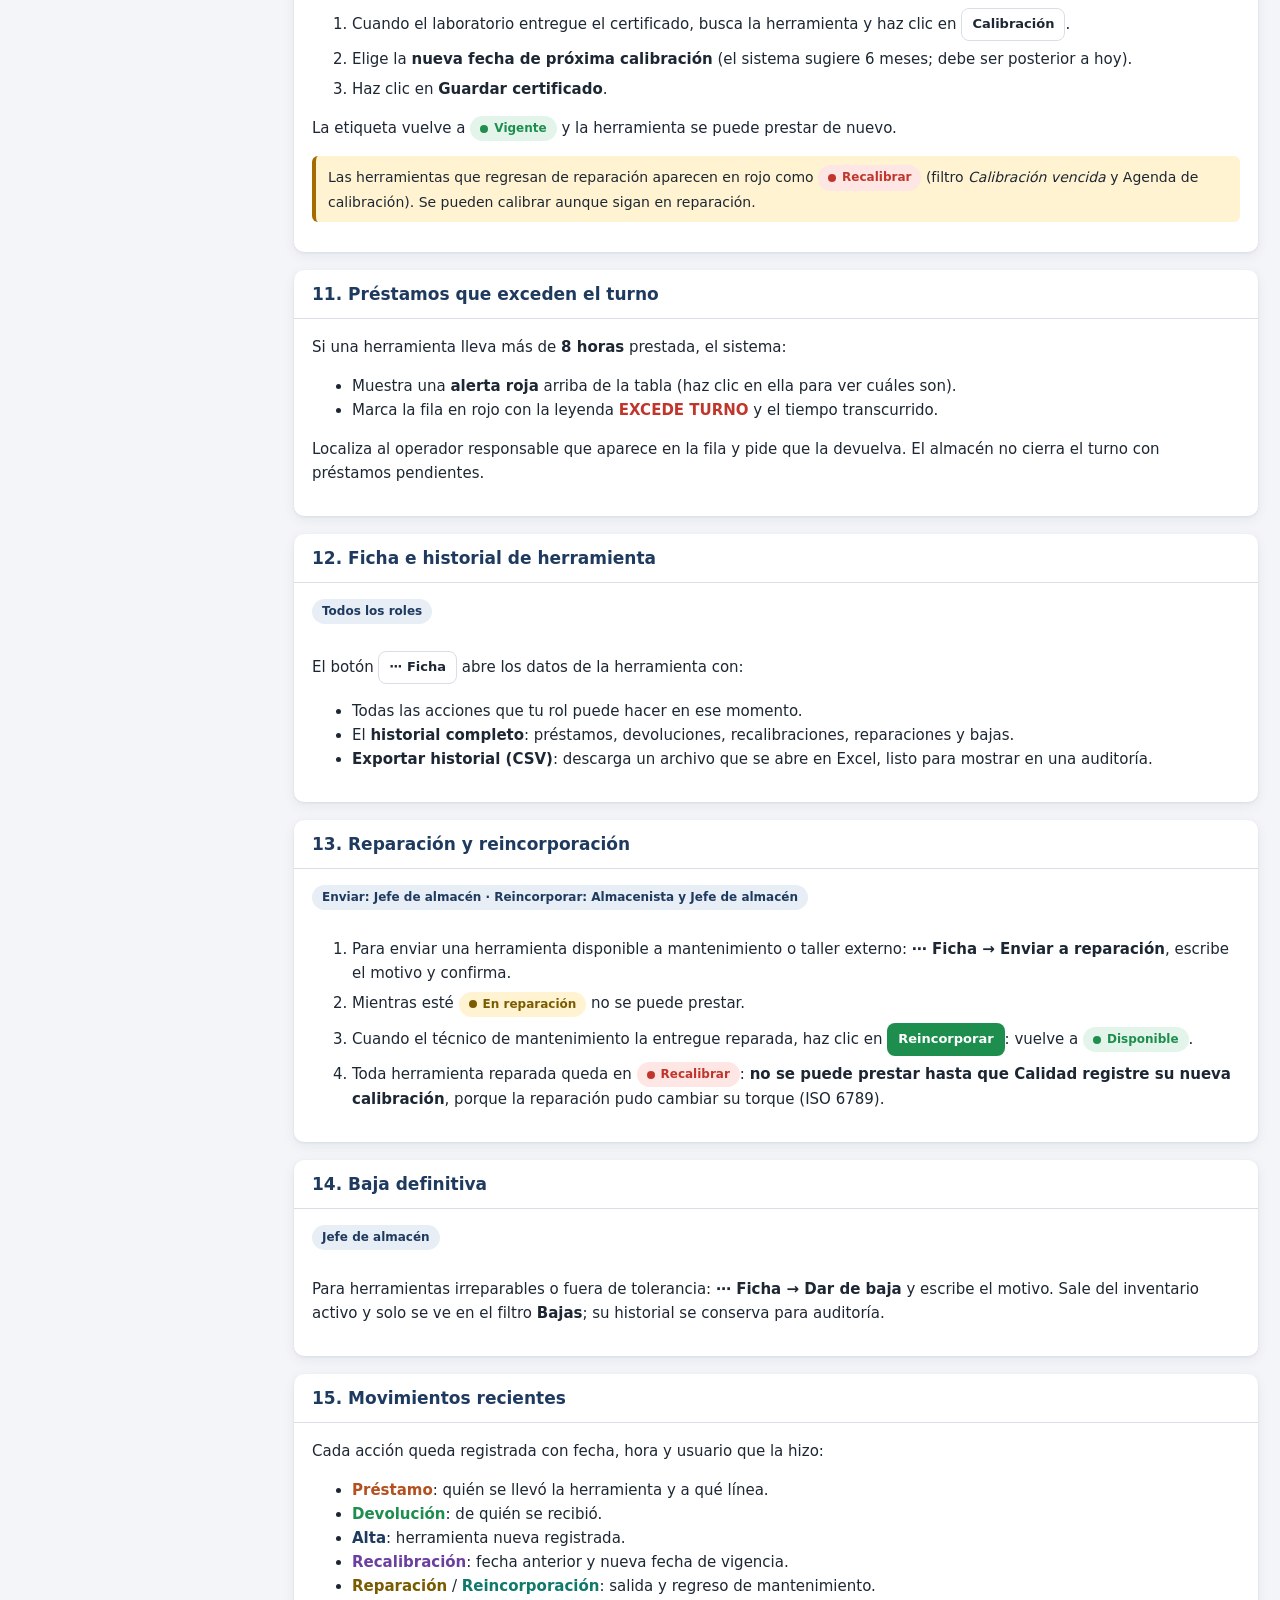
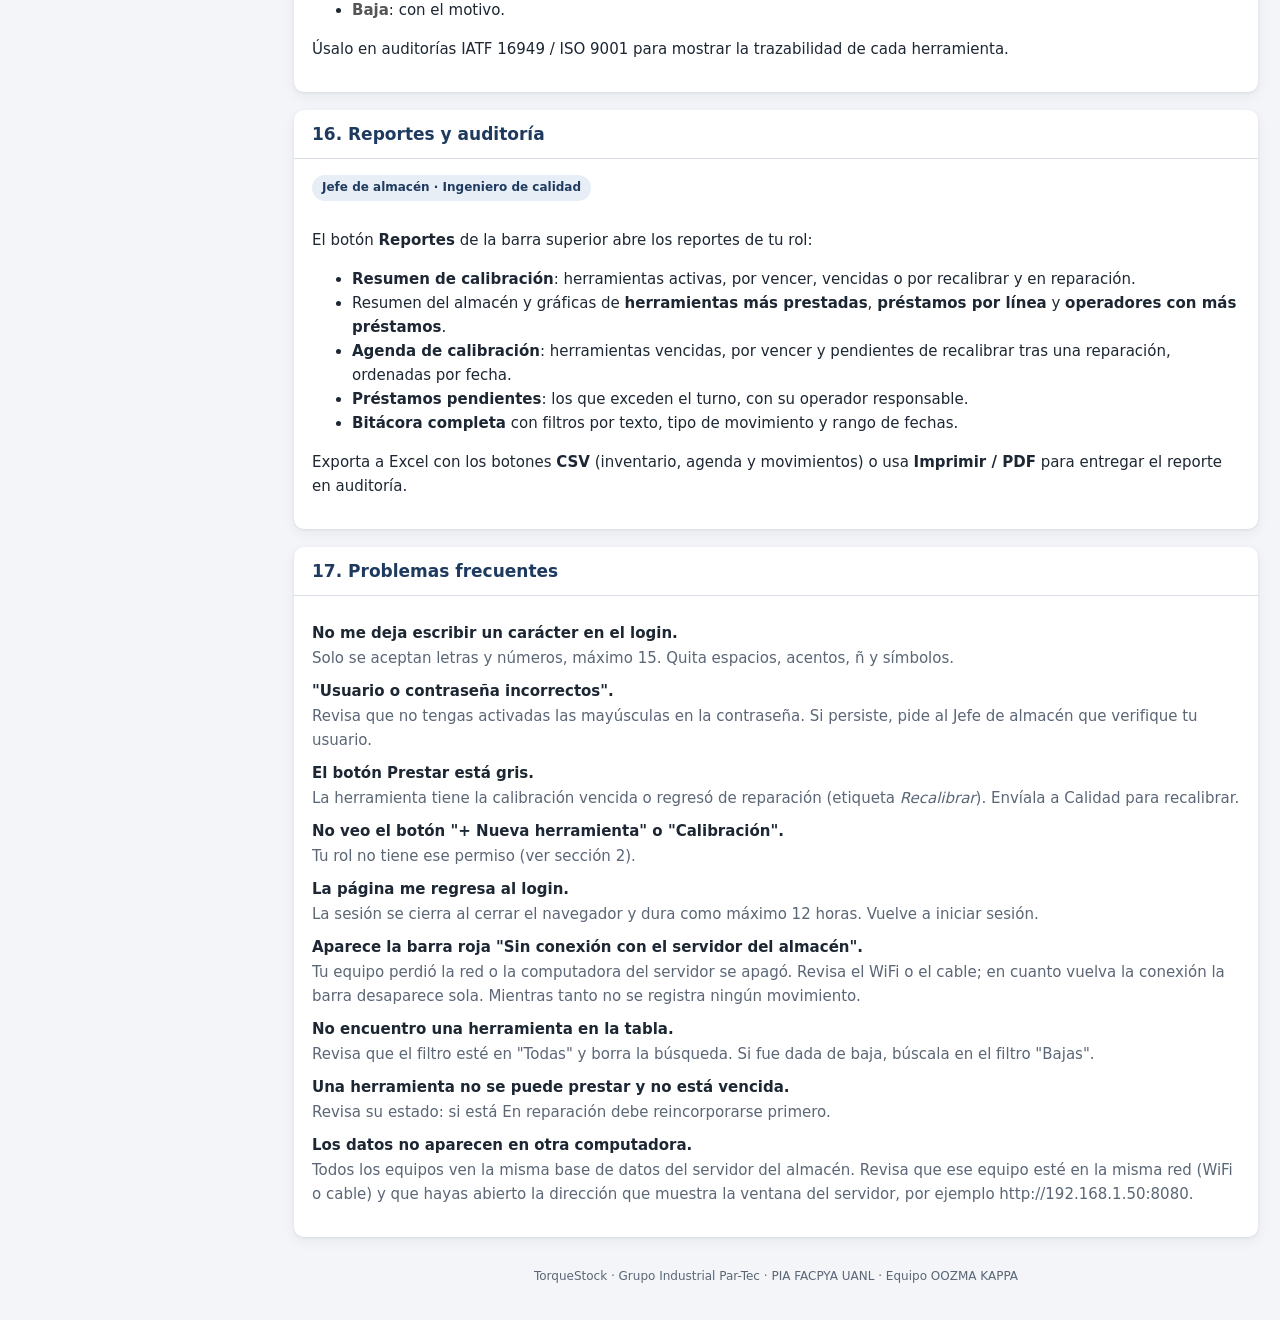
<file: frontend/ayuda.html>
<!DOCTYPE html>
<html lang="es">
<head>
  <meta charset="UTF-8">
  <meta name="viewport" content="width=device-width, initial-scale=1.0, viewport-fit=cover">
  <meta name="theme-color" content="#1f3a5f">
  <meta name="mobile-web-app-capable" content="yes">
  <meta name="apple-mobile-web-app-capable" content="yes">
  <meta name="apple-mobile-web-app-title" content="TorqueStock">
  <link rel="icon" type="image/svg+xml" href="img/logo.svg">
  <title>TorqueStock — Manual de usuario</title>
  <link rel="manifest" href="manifest.json">
  <link rel="apple-touch-icon" href="img/apple-touch-icon.png">
  <link rel="stylesheet" href="css/styles.css">
</head>
<body>
  <header class="barra-sup">
  <div class="barra-contenido">
    <div class="marca">
      <img class="logo" src="img/logo.svg" alt="" width="38" height="38">
      <div class="marca-texto">
        <strong>TorqueStock</strong>
        <small id="subtituloManual">Manual de usuario</small>
      </div>
    </div>
    <nav class="usuario-info" aria-label="Menú principal">
      <div class="nav-enlaces">
        <button type="button" class="nav-enlace" id="btnImprimirManual"><svg viewBox="0 0 24 24" fill="none" stroke="currentColor" stroke-width="2" stroke-linecap="round" stroke-linejoin="round" aria-hidden="true"><path d="M6 9V3h12v6"/><rect x="6" y="14" width="12" height="7" rx="1"/><path d="M6 18H4a2 2 0 0 1-2-2v-5a2 2 0 0 1 2-2h16a2 2 0 0 1 2 2v5a2 2 0 0 1-2 2h-2"/></svg><span>Imprimir / PDF</span></button>
        <a class="nav-enlace" id="btnVolver" href="index.html"><svg viewBox="0 0 24 24" fill="none" stroke="currentColor" stroke-width="2" stroke-linecap="round" stroke-linejoin="round" aria-hidden="true"><path d="M19 12H5M11 18l-6-6 6-6"/></svg><span>Volver</span></a>
      </div>
    </nav>
  </div>
  </header>

  <div class="contenedor manual">

    <!-- Índice -->
    <nav class="panel manual-indice">
      <div class="panel-cab"><h2>Contenido</h2></div>
      <ol>
        <li data-roles="Administrador Almacenista Calidad"><a href="#intro">¿Qué es TorqueStock?</a></li>
        <li data-roles="Administrador Almacenista Calidad"><a href="#roles">Usuarios y permisos</a></li>
        <li data-roles="Administrador Almacenista Calidad"><a href="#login">Iniciar y cerrar sesión</a></li>
        <li data-roles="Administrador Almacenista Calidad"><a href="#panel">Pantalla principal</a></li>
        <li data-roles="Administrador Almacenista Calidad"><a href="#buscar">Buscar y filtrar herramientas</a></li>
        <li data-roles="Administrador Almacenista Calidad"><a href="#semaforo">Semáforo de calibración</a></li>
        <li data-roles="Administrador Almacenista"><a href="#prestar">Prestar una herramienta</a></li>
        <li data-roles="Administrador Almacenista"><a href="#devolver">Recibir una devolución</a></li>
        <li data-roles="Administrador"><a href="#alta">Dar de alta una herramienta</a></li>
        <li data-roles="Administrador Calidad"><a href="#calibrar">Actualizar una calibración</a></li>
        <li data-roles="Administrador Almacenista"><a href="#turno">Préstamos que exceden el turno</a></li>
        <li data-roles="Administrador Almacenista Calidad"><a href="#ficha">Ficha e historial de herramienta</a></li>
        <li data-roles="Administrador Almacenista"><a href="#reparacion">Reparación y reincorporación</a></li>
        <li data-roles="Administrador"><a href="#baja">Baja definitiva</a></li>
        <li data-roles="Administrador Almacenista Calidad"><a href="#bitacora">Movimientos recientes</a></li>
        <li data-roles="Administrador Calidad"><a href="#reportes">Reportes y auditoría</a></li>
        <li data-roles="Administrador Almacenista Calidad"><a href="#problemas">Problemas frecuentes</a></li>
      </ol>
    </nav>

    <main class="manual-contenido">
      <!-- Solo se ve al imprimir -->
      <div class="encabezado-impresion">
        <h2 id="tituloImpresion">TorqueStock — Manual de usuario</h2>
        <p>Almacén de Herramientas de Torque · Grupo Industrial Par-Tec</p>
      </div>

      <section class="panel" id="intro" data-roles="Administrador Almacenista Calidad">
        <div class="panel-cab"><h2>1. ¿Qué es TorqueStock?</h2></div>
        <div class="panel-cuerpo">
          <p>TorqueStock es el sistema web del <strong>Almacén de Herramientas de Torque</strong> de Grupo Industrial Par-Tec.
          Sustituye las libretas de papel y los archivos de Excel para:</p>
          <ul>
            <li>Saber en todo momento qué herramientas hay, cuáles están prestadas y a quién.</li>
            <li>Impedir que se preste una herramienta con la calibración vencida (IATF 16949 / ISO 6789).</li>
            <li>Registrar préstamos y devoluciones en segundos.</li>
          </ul>
          <p>Funciona en Chrome, Edge o Firefox y no necesita instalar nada.</p>
        </div>
      </section>

      <section class="panel" id="roles" data-roles="Administrador Almacenista Calidad">
        <div class="panel-cab"><h2>2. Usuarios y permisos</h2></div>
        <div class="panel-cuerpo">
          <p>Cada persona entra con su usuario. Lo que puede hacer depende de su rol:</p>
          <div class="tabla-envoltura">
            <table>
              <thead><tr><th>Rol</th><th>Consultar / historial</th><th>Prestar / Devolver</th><th>Alta</th><th>Calibración</th><th>Reincorporar</th><th>Reparación y baja</th><th>Reportes</th></tr></thead>
              <tbody>
                <tr data-rol="Administrador"><td><strong>Jefe de almacén</strong> (Administrador)</td><td>✔</td><td>✔</td><td>✔</td><td>✔</td><td>✔</td><td>✔</td><td>✔</td></tr>
                <tr data-rol="Almacenista"><td><strong>Almacenista</strong> de ventanilla</td><td>✔</td><td>✔</td><td>—</td><td>—</td><td>✔</td><td>—</td><td>—</td></tr>
                <tr data-rol="Calidad"><td><strong>Ingeniero de calidad</strong></td><td>✔</td><td>—</td><td>—</td><td>✔</td><td>—</td><td>—</td><td>✔</td></tr>
              </tbody>
            </table>
          </div>
          <p class="nota">Si no ves un botón que se menciona en este manual, es porque tu rol no tiene ese permiso.</p>
        </div>
      </section>

      <section class="panel" id="login" data-roles="Administrador Almacenista Calidad">
        <div class="panel-cab"><h2>3. Iniciar y cerrar sesión</h2></div>
        <div class="panel-cuerpo">
          <ol class="pasos">
            <li>Escribe tu <strong>Usuario</strong> y presiona <kbd>Enter</kbd>: el cursor pasa a Contraseña.</li>
            <li>Escribe tu <strong>Contraseña</strong> y presiona <kbd>Enter</kbd> (o el botón <em>Iniciar sesión</em>).</li>
          </ol>
          <p><strong>Reglas de los campos:</strong> máximo <strong>15 caracteres</strong>, solo <strong>letras y números</strong>
          (sin espacios, acentos, ñ ni símbolos). El contador debajo de cada campo indica cuántos llevas (por ejemplo, <em>4/15</em>).</p>
          <p>Para salir, usa <strong>Cerrar sesión</strong> en la esquina superior derecha. Ciérrala siempre al terminar tu turno.</p>
        </div>
      </section>

      <section class="panel" id="panel" data-roles="Administrador Almacenista Calidad">
        <div class="panel-cab"><h2>4. Pantalla principal</h2></div>
        <div class="panel-cuerpo">
          <p>Al entrar verás tres zonas:</p>
          <ul>
            <li><strong>Tarjetas de resumen</strong> (arriba): Total de herramientas, Disponibles, En préstamo, Calibración vencida,
              En reparación y Exceden turno. Se actualizan solas. <em>Haz clic en una tarjeta</em> para ver solo esas herramientas en la tabla.</li>
            <li><strong>Alerta roja</strong> (si aplica): avisa cuando un préstamo lleva más de 8 horas sin devolverse.</li>
            <li><strong>Inventario de herramientas</strong> (centro): la tabla con todas las herramientas, su calibración y estado.
              Cada fila tiene el <em>botón principal</em> (Prestar, Devolver, Reincorporar o Calibración, según el caso) y el botón <strong>⋯ Ficha</strong> con el resto de acciones.</li>
            <li><strong>Movimientos recientes</strong> (derecha): historial de préstamos, devoluciones, altas y recalibraciones.</li>
          </ul>
        </div>
      </section>

      <section class="panel" id="buscar" data-roles="Administrador Almacenista Calidad">
        <div class="panel-cab"><h2>5. Buscar y filtrar herramientas</h2></div>
        <div class="panel-cuerpo">
          <p>Escribe en la barra de búsqueda y la tabla se filtra al instante. Puedes buscar por:</p>
          <ul>
            <li>Código (ej. <em>TQ-003</em>), nombre o marca (ej. <em>Norbar</em>), categoría (ej. <em>digital</em>).</li>
            <li>Nombre o número del operador que la tiene, o la línea (ej. <em>Línea 2</em>).</li>
          </ul>
          <p>Los botones de filtro muestran: <strong>Todas</strong>, <strong>Disponible</strong>, <strong>En préstamo</strong>,
          <strong>Excede turno</strong>, <strong>Por vencer</strong>, <strong>Calibración vencida</strong>,
          <strong>En reparación</strong> y <strong>Bajas</strong> (las herramientas dadas de baja solo aparecen en este filtro). Puedes combinar filtro y búsqueda.</p>
        </div>
      </section>

      <section class="panel" id="semaforo" data-roles="Administrador Almacenista Calidad">
        <div class="panel-cab"><h2>6. Semáforo de calibración</h2></div>
        <div class="panel-cuerpo">
          <p>La columna <strong>Calibración</strong> muestra el color según la fecha de próxima calibración:</p>
          <ul class="lista-semaforo">
            <li><span class="etiqueta sem-verde">Vigente</span> Faltan más de 15 días. Se puede prestar.</li>
            <li><span class="etiqueta sem-amarillo">Por vencer</span> Vence en 15 días o menos. Se puede prestar, pero avisa a Calidad para programar la calibración.</li>
            <li><span class="etiqueta sem-rojo">Vencida</span> Ya pasó la fecha. <strong>El botón Prestar se bloquea</strong> y la herramienta no puede salir del almacén hasta recalibrarse.</li>
            <li><span class="etiqueta sem-rojo">Recalibrar</span> La herramienta pasó por reparación. <strong>El botón Prestar se bloquea</strong> hasta que Calidad registre una nueva calibración (ISO 6789).</li>
          </ul>
        </div>
      </section>

      <section class="panel" id="prestar" data-roles="Administrador Almacenista">
        <div class="panel-cab"><h2>7. Prestar una herramienta</h2></div>
        <div class="panel-cuerpo">
          <p class="rol-chip">Almacenista · Jefe de almacén</p>
          <ol class="pasos">
            <li>Busca la herramienta y haz clic en <span class="btn btn-naranja btn-sm">Prestar</span>.</li>
            <li>Captura el <strong>No. de empleado</strong>, la <strong>Línea destino</strong> y el <strong>Nombre del operador</strong>.</li>
            <li>Haz clic en <strong>Confirmar préstamo</strong>.</li>
          </ol>
          <p>La herramienta cambia a <span class="etiqueta est-prestamo">En préstamo</span> y queda registrado quién la tiene y en qué línea.</p>
          <p class="nota">Si el botón Prestar aparece deshabilitado, la calibración está vencida: no entregues la herramienta.</p>
        </div>
      </section>

      <section class="panel" id="devolver" data-roles="Administrador Almacenista">
        <div class="panel-cab"><h2>8. Recibir una devolución</h2></div>
        <div class="panel-cuerpo">
          <p class="rol-chip">Almacenista · Jefe de almacén</p>
          <ol class="pasos">
            <li>Revisa físicamente que la herramienta venga completa y sin daños.</li>
            <li>Búscala (por código o por el nombre del operador) y haz clic en <span class="btn btn-verde btn-sm">Devolver</span>.</li>
          </ol>
          <p>Con un solo clic regresa a <span class="etiqueta est-disponible">Disponible</span> y se guarda en el historial.</p>
          <p><strong>Si la inspección encuentra daño:</strong> en lugar de Devolver, abre <strong>⋯ Ficha → Devolver con daño</strong>,
          describe el daño y confirma. La herramienta pasa a <span class="etiqueta est-reparacion">En reparación</span> y el daño queda ligado al operador que la tenía.</p>
        </div>
      </section>

      <section class="panel" id="alta" data-roles="Administrador">
        <div class="panel-cab"><h2>9. Dar de alta una herramienta</h2></div>
        <div class="panel-cuerpo">
          <p class="rol-chip">Jefe de almacén</p>
          <ol class="pasos">
            <li>Haz clic en <span class="btn btn-primario btn-sm">+ Nueva herramienta</span>.</li>
            <li>Llena todos los campos: Código/ID, Categoría, Nombre, Torque mínimo y máximo (Nm) y Fecha de próxima calibración.</li>
            <li>Elige el <strong>Estado inicial</strong>: <em>Disponible</em> (lo normal) o <em>En reparación</em> si la herramienta llega con desgaste y necesita ajuste; en ese caso también deberá recalibrarse antes de prestarse.</li>
            <li>Haz clic en <strong>Guardar</strong>.</li>
          </ol>
          <p>El sistema no guarda si: falta algún campo (se marca en rojo), el código ya existe, o el torque mínimo no es menor que el máximo.</p>
        </div>
      </section>

      <section class="panel" id="calibrar" data-roles="Administrador Calidad">
        <div class="panel-cab"><h2>10. Actualizar una calibración</h2></div>
        <div class="panel-cuerpo">
          <p class="rol-chip">Ingeniero de calidad · Jefe de almacén</p>
          <ol class="pasos">
            <li>Cuando el laboratorio entregue el certificado, busca la herramienta y haz clic en <span class="btn btn-borde btn-sm">Calibración</span>.</li>
            <li>Elige la <strong>nueva fecha de próxima calibración</strong> (el sistema sugiere 6 meses; debe ser posterior a hoy).</li>
            <li>Haz clic en <strong>Guardar certificado</strong>.</li>
          </ol>
          <p>La etiqueta vuelve a <span class="etiqueta sem-verde">Vigente</span> y la herramienta se puede prestar de nuevo.</p>
          <p class="nota">Las herramientas que regresan de reparación aparecen en rojo como <span class="etiqueta sem-rojo">Recalibrar</span> (filtro <em>Calibración vencida</em> y Agenda de calibración). Se pueden calibrar aunque sigan en reparación.</p>
        </div>
      </section>

      <section class="panel" id="turno" data-roles="Administrador Almacenista">
        <div class="panel-cab"><h2>11. Préstamos que exceden el turno</h2></div>
        <div class="panel-cuerpo">
          <p>Si una herramienta lleva más de <strong>8 horas</strong> prestada, el sistema:</p>
          <ul>
            <li>Muestra una <strong>alerta roja</strong> arriba de la tabla (haz clic en ella para ver cuáles son).</li>
            <li>Marca la fila en rojo con la leyenda <span class="texto-rojo">EXCEDE TURNO</span> y el tiempo transcurrido.</li>
          </ul>
          <p>Localiza al operador responsable que aparece en la fila y pide que la devuelva. El almacén no cierra el turno con préstamos pendientes.</p>
        </div>
      </section>

      <section class="panel" id="ficha" data-roles="Administrador Almacenista Calidad">
        <div class="panel-cab"><h2>12. Ficha e historial de herramienta</h2></div>
        <div class="panel-cuerpo">
          <p class="rol-chip">Todos los roles</p>
          <p>El botón <span class="btn btn-borde btn-sm">⋯ Ficha</span> abre los datos de la herramienta con:</p>
          <ul>
            <li>Todas las acciones que tu rol puede hacer en ese momento.</li>
            <li>El <strong>historial completo</strong>: préstamos, devoluciones, recalibraciones, reparaciones y bajas.</li>
            <li><strong>Exportar historial (CSV)</strong>: descarga un archivo que se abre en Excel, listo para mostrar en una auditoría.</li>
          </ul>
        </div>
      </section>

      <section class="panel" id="reparacion" data-roles="Administrador Almacenista">
        <div class="panel-cab"><h2>13. Reparación y reincorporación</h2></div>
        <div class="panel-cuerpo">
          <p class="rol-chip">Enviar: Jefe de almacén · Reincorporar: Almacenista y Jefe de almacén</p>
          <ol class="pasos">
            <li>Para enviar una herramienta disponible a mantenimiento o taller externo: <strong>⋯ Ficha → Enviar a reparación</strong>, escribe el motivo y confirma.</li>
            <li>Mientras esté <span class="etiqueta est-reparacion">En reparación</span> no se puede prestar.</li>
            <li>Cuando el técnico de mantenimiento la entregue reparada, haz clic en <span class="btn btn-verde btn-sm">Reincorporar</span>: vuelve a <span class="etiqueta est-disponible">Disponible</span>.</li>
            <li>Toda herramienta reparada queda en <span class="etiqueta sem-rojo">Recalibrar</span>: <strong>no se puede prestar hasta que Calidad registre su nueva calibración</strong>, porque la reparación pudo cambiar su torque (ISO 6789).</li>
          </ol>
        </div>
      </section>

      <section class="panel" id="baja" data-roles="Administrador">
        <div class="panel-cab"><h2>14. Baja definitiva</h2></div>
        <div class="panel-cuerpo">
          <p class="rol-chip">Jefe de almacén</p>
          <p>Para herramientas irreparables o fuera de tolerancia: <strong>⋯ Ficha → Dar de baja</strong> y escribe el motivo.
          Sale del inventario activo y solo se ve en el filtro <strong>Bajas</strong>; su historial se conserva para auditoría.</p>
        </div>
      </section>

      <section class="panel" id="bitacora" data-roles="Administrador Almacenista Calidad">
        <div class="panel-cab"><h2>15. Movimientos recientes</h2></div>
        <div class="panel-cuerpo">
          <p>Cada acción queda registrada con fecha, hora y usuario que la hizo:</p>
          <ul>
            <li><span class="mov-Préstamo"><strong>Préstamo</strong></span>: quién se llevó la herramienta y a qué línea.</li>
            <li><span class="mov-Devolución"><strong>Devolución</strong></span>: de quién se recibió.</li>
            <li><span class="mov-Alta"><strong>Alta</strong></span>: herramienta nueva registrada.</li>
            <li><span class="mov-Recalibración"><strong>Recalibración</strong></span>: fecha anterior y nueva fecha de vigencia.</li>
            <li><span class="mov-Reparación"><strong>Reparación</strong></span> / <span class="mov-Reincorporación"><strong>Reincorporación</strong></span>: salida y regreso de mantenimiento.</li>
            <li><span class="mov-Baja"><strong>Baja</strong></span>: con el motivo.</li>
          </ul>
          <p>Úsalo en auditorías IATF 16949 / ISO 9001 para mostrar la trazabilidad de cada herramienta.</p>
        </div>
      </section>

      <section class="panel" id="reportes" data-roles="Administrador Calidad">
        <div class="panel-cab"><h2>16. Reportes y auditoría</h2></div>
        <div class="panel-cuerpo">
          <p class="rol-chip">Jefe de almacén · Ingeniero de calidad</p>
          <p>El botón <strong>Reportes</strong> de la barra superior abre los reportes de tu rol:</p>
          <ul>
            <li data-roles="Calidad"><strong>Resumen de calibración</strong>: herramientas activas, por vencer, vencidas o por recalibrar y en reparación.</li>
            <li data-roles="Administrador">Resumen del almacén y gráficas de <strong>herramientas más prestadas</strong>, <strong>préstamos por línea</strong> y <strong>operadores con más préstamos</strong>.</li>
            <li><strong>Agenda de calibración</strong>: herramientas vencidas, por vencer y pendientes de recalibrar tras una reparación, ordenadas por fecha.</li>
            <li data-roles="Administrador"><strong>Préstamos pendientes</strong>: los que exceden el turno, con su operador responsable.</li>
            <li><strong>Bitácora completa</strong> con filtros por texto, tipo de movimiento y rango de fechas.</li>
          </ul>
          <p>Exporta a Excel con los botones <strong>CSV</strong> (inventario, agenda y movimientos) o usa <strong>Imprimir / PDF</strong> para entregar el reporte en auditoría.</p>
        </div>
      </section>

      <section class="panel" id="problemas" data-roles="Administrador Almacenista Calidad">
        <div class="panel-cab"><h2>17. Problemas frecuentes</h2></div>
        <div class="panel-cuerpo">
          <dl class="faq">
            <dt>No me deja escribir un carácter en el login.</dt>
            <dd>Solo se aceptan letras y números, máximo 15. Quita espacios, acentos, ñ y símbolos.</dd>
            <dt>"Usuario o contraseña incorrectos".</dt>
            <dd>Revisa que no tengas activadas las mayúsculas en la contraseña. Si persiste, pide al Jefe de almacén que verifique tu usuario.</dd>
            <dt data-roles="Administrador Almacenista">El botón Prestar está gris.</dt>
            <dd data-roles="Administrador Almacenista">La herramienta tiene la calibración vencida o regresó de reparación (etiqueta <em>Recalibrar</em>). Envíala a Calidad para recalibrar.</dd>
            <dt data-roles="Almacenista Calidad">No veo el botón "+ Nueva herramienta" o "Calibración".</dt>
            <dd data-roles="Almacenista Calidad">Tu rol no tiene ese permiso (ver sección 2).</dd>
            <dt>La página me regresa al login.</dt>
            <dd>La sesión se cierra al cerrar el navegador y dura como máximo 12 horas. Vuelve a iniciar sesión.</dd>
            <dt>Aparece la barra roja "Sin conexión con el servidor del almacén".</dt>
            <dd>Tu equipo perdió la red o la computadora del servidor se apagó. Revisa el WiFi o el cable; en cuanto vuelva la conexión la barra desaparece sola. Mientras tanto no se registra ningún movimiento.</dd>
            <dt>No encuentro una herramienta en la tabla.</dt>
            <dd>Revisa que el filtro esté en "Todas" y borra la búsqueda. Si fue dada de baja, búscala en el filtro "Bajas".</dd>
            <dt data-roles="Administrador Almacenista">Una herramienta no se puede prestar y no está vencida.</dt>
            <dd data-roles="Administrador Almacenista">Revisa su estado: si está En reparación debe reincorporarse primero.</dd>
            <dt>Los datos no aparecen en otra computadora.</dt>
            <dd>Todos los equipos ven la misma base de datos del servidor del almacén. Revisa que ese equipo esté en la misma red (WiFi o cable) y que hayas abierto la dirección que muestra la ventana del servidor, por ejemplo http://192.168.1.50:8080.</dd>
          </dl>
        </div>
      </section>

      <p class="manual-pie"><span id="lnkAcerca" hidden><a href="acerca.html">Acerca del proyecto</a> · </span>TorqueStock · Grupo Industrial Par-Tec · PIA FACPYA UANL · Equipo OOZMA KAPPA</p>
    </main>
  </div>

  <script src="js/sesion.js"></script>
  <script src="js/ayuda.js"></script>
</body>
</html>
</file>
<file: css/styles.css>
/* =========================================================
   TorqueStock — Hoja de estilos (RNF-04: diseño responsivo)
   Sin dependencias externas: funciona sin internet (RNF-03)
   ========================================================= */

:root {
  --azul: #1f3a5f;
  --azul-osc: #142840;
  --azul-claro: #e8eef6;
  --naranja: #e2662f;
  --gris-fondo: #f3f5f8;
  --gris-borde: #d9dee6;
  --gris-texto: #5b6676;
  --texto: #1d2733;
  --verde: #1e8e4e;
  --verde-bg: #e3f5ea;
  --amarillo: #a66b00;
  --amarillo-bg: #fff3d1;
  --rojo: #c0362c;
  --rojo-bg: #fde6e4;
  --radio: 10px;
  --sombra: 0 1px 3px rgba(20, 40, 64, .08), 0 4px 14px rgba(20, 40, 64, .06);
}

* { box-sizing: border-box; }

html, body {
  margin: 0;
  font-family: "Segoe UI", system-ui, -apple-system, Roboto, Arial, sans-serif;
  color: var(--texto);
  background: var(--gris-fondo);
  font-size: 15px;
}

h1, h2, h3 { margin: 0; }
button, input, select { font: inherit; }

/* ---------- Botones ---------- */
.btn {
  display: inline-flex; align-items: center; justify-content: center; gap: 6px;
  border: 1px solid transparent; border-radius: 8px;
  padding: 8px 14px; cursor: pointer; font-weight: 600;
  transition: background .15s, opacity .15s;
  white-space: nowrap; text-decoration: none;
}
.btn:disabled { opacity: .45; cursor: not-allowed; }
.btn-primario { background: var(--azul); color: #fff; }
.btn-primario:hover:not(:disabled) { background: var(--azul-osc); }
.btn-naranja { background: var(--naranja); color: #fff; }
.btn-naranja:hover:not(:disabled) { background: #c9531f; }
.btn-verde { background: var(--verde); color: #fff; }
.btn-verde:hover:not(:disabled) { background: #176f3d; }
.btn-borde { background: #fff; border-color: var(--gris-borde); color: var(--texto); }
.btn-borde:hover:not(:disabled) { background: var(--azul-claro); }
.btn-sm { padding: 5px 10px; font-size: 13px; }
.btn-bloque { width: 100%; }

/* ---------- Formularios ---------- */
.campo { display: flex; flex-direction: column; gap: 5px; margin-bottom: 14px; }
.campo label { font-weight: 600; font-size: 13px; color: var(--gris-texto); }
.campo input, .campo select, .campo textarea {
  border: 1px solid var(--gris-borde); border-radius: 8px;
  padding: 9px 11px; background: #fff; color: var(--texto);
}
.campo input:focus, .campo select:focus, .campo textarea:focus {
  outline: 2px solid rgba(31, 58, 95, .25); border-color: var(--azul);
}
.campo input.invalido, .campo select.invalido, .campo textarea.invalido { border-color: var(--rojo); background: #fff8f7; }
.ayuda { display: flex; justify-content: space-between; font-size: 11px; color: var(--gris-texto); }
.fila-campos { display: grid; grid-template-columns: 1fr 1fr; gap: 12px; }
.error-form { color: var(--rojo); font-size: 13px; min-height: 18px; margin: 4px 0 10px; }

/* ---------- Login (RF-01) ---------- */
.login-pagina {
  min-height: 100vh; display: grid; place-items: center; padding: 20px;
  background: linear-gradient(135deg, var(--azul-osc), var(--azul) 60%, #2c5282);
}
.login-caja {
  width: 100%; max-width: 380px; background: #fff; border-radius: 14px;
  padding: 32px 28px; box-shadow: 0 20px 50px rgba(0, 0, 0, .3);
}
.login-logo { display: flex; align-items: center; gap: 10px; margin-bottom: 4px; }
.login-logo .icono {
  width: 42px; height: 42px; border-radius: 10px; background: var(--naranja);
  display: grid; place-items: center; color: #fff; font-size: 22px; font-weight: 800;
}
.login-logo h1 { font-size: 24px; color: var(--azul); }
.login-sub { color: var(--gris-texto); margin: 0 0 22px; font-size: 13px; }
.login-demo {
  margin-top: 18px; padding: 10px 12px; background: var(--azul-claro);
  border-radius: 8px; font-size: 12px; color: var(--gris-texto); line-height: 1.6;
}
.login-demo code { color: var(--azul); font-weight: 600; }

/* ---------- Estructura principal ---------- */
.barra-sup {
  background: var(--azul); color: #fff;
  display: flex; align-items: center; justify-content: space-between;
  padding: 0 22px; height: 60px; position: sticky; top: 0; z-index: 10;
}
.marca { display: flex; align-items: center; gap: 10px; font-size: 19px; font-weight: 700; }
.marca .icono {
  width: 32px; height: 32px; border-radius: 8px; background: var(--naranja);
  display: grid; place-items: center; font-weight: 800;
}
.marca small { font-weight: 400; opacity: .7; font-size: 12px; }
.usuario-info { display: flex; align-items: center; gap: 12px; font-size: 13px; }
.usuario-info .rol {
  background: rgba(255, 255, 255, .15); padding: 3px 9px; border-radius: 20px; font-size: 12px;
}
.usuario-info .btn-borde { background: transparent; color: #fff; border-color: rgba(255, 255, 255, .4); }
.usuario-info .btn-borde:hover { background: rgba(255, 255, 255, .1); }

.contenedor { max-width: 1280px; margin: 0 auto; padding: 22px; }

/* ---------- Tarjetas KPI (RF-08) ---------- */
.kpis { display: grid; grid-template-columns: repeat(4, 1fr); gap: 16px; margin-bottom: 22px; }
.kpi {
  background: #fff; border-radius: var(--radio); padding: 16px 18px; box-shadow: var(--sombra);
  border-left: 5px solid var(--azul); cursor: pointer; transition: transform .12s;
}
.kpi:hover { transform: translateY(-2px); }
.kpi .titulo { font-size: 13px; color: var(--gris-texto); font-weight: 600; }
.kpi .valor { font-size: 32px; font-weight: 800; margin-top: 4px; }
.kpi.disp { border-left-color: var(--verde); }
.kpi.disp .valor { color: var(--verde); }
.kpi.prest { border-left-color: var(--naranja); }
.kpi.prest .valor { color: var(--naranja); }
.kpi.venc { border-left-color: var(--rojo); }
.kpi.venc .valor { color: var(--rojo); }

/* ---------- Paneles ---------- */
.rejilla { display: grid; grid-template-columns: 1fr 340px; gap: 22px; align-items: start; }
.panel { background: #fff; border-radius: var(--radio); box-shadow: var(--sombra); overflow: hidden; }
.panel-cab {
  display: flex; align-items: center; justify-content: space-between; gap: 12px; flex-wrap: wrap;
  padding: 14px 18px; border-bottom: 1px solid var(--gris-borde);
}
.panel-cab h2 { font-size: 17px; color: var(--azul); }
.panel-cuerpo { padding: 16px 18px; }

/* ---------- Buscador y filtros (RF-03) ---------- */
.herramientas-barra { display: flex; gap: 10px; flex-wrap: wrap; padding: 14px 18px; border-bottom: 1px solid var(--gris-borde); }
.buscador {
  flex: 1; min-width: 220px; border: 1px solid var(--gris-borde); border-radius: 8px;
  padding: 9px 12px 9px 34px; background: #fff url("data:image/svg+xml,%3Csvg xmlns='http://www.w3.org/2000/svg' width='16' height='16' fill='%235b6676' viewBox='0 0 16 16'%3E%3Cpath d='M11.7 10.3a6.5 6.5 0 1 0-1.4 1.4l3.6 3.6 1.4-1.4-3.6-3.6zM6.5 11a4.5 4.5 0 1 1 0-9 4.5 4.5 0 0 1 0 9z'/%3E%3C/svg%3E") no-repeat 11px center;
}
.filtros { display: flex; gap: 6px; flex-wrap: wrap; }
.filtro {
  border: 1px solid var(--gris-borde); background: #fff; border-radius: 20px;
  padding: 6px 12px; cursor: pointer; font-size: 13px; font-weight: 600; color: var(--gris-texto);
}
.filtro.activo { background: var(--azul); border-color: var(--azul); color: #fff; }

/* ---------- Tabla ---------- */
.tabla-envoltura { overflow-x: auto; }
table { width: 100%; border-collapse: collapse; }
th, td { padding: 11px 14px; text-align: left; border-bottom: 1px solid #edf0f4; font-size: 14px; vertical-align: middle; }
th { background: #f8fafc; font-size: 12px; text-transform: uppercase; letter-spacing: .4px; color: var(--gris-texto); }
tbody tr:hover { background: #fafbfd; }
td .codigo { font-family: Consolas, monospace; font-weight: 700; color: var(--azul); }
td .sub { display: block; font-size: 12px; color: var(--gris-texto); }
.acciones { display: flex; gap: 6px; flex-wrap: wrap; }
.vacio { text-align: center; color: var(--gris-texto); padding: 30px; }
.contador-res { font-size: 13px; color: var(--gris-texto); }

/* ---------- Etiquetas: semáforo y estado (RF-06) ---------- */
.etiqueta {
  display: inline-flex; align-items: center; gap: 6px;
  padding: 3px 10px; border-radius: 20px; font-size: 12px; font-weight: 700; white-space: nowrap;
}
.etiqueta::before { content: ""; width: 8px; height: 8px; border-radius: 50%; background: currentColor; }
.sem-verde { background: var(--verde-bg); color: var(--verde); }
.sem-amarillo { background: var(--amarillo-bg); color: var(--amarillo); }
.sem-rojo { background: var(--rojo-bg); color: var(--rojo); }
.est-disponible { background: var(--verde-bg); color: var(--verde); }
.est-prestamo { background: #fdeee6; color: #b4501f; }

/* ---------- Bitácora ---------- */
.bitacora { list-style: none; margin: 0; padding: 0; max-height: 560px; overflow-y: auto; }
.bitacora li { padding: 11px 18px; border-bottom: 1px solid #edf0f4; font-size: 13px; }
.bitacora .mov-tipo { font-weight: 700; }
.bitacora .mov-fecha { color: var(--gris-texto); font-size: 12px; }
.mov-Préstamo { color: #b4501f; }
.mov-Devolución { color: var(--verde); }
.mov-Alta { color: var(--azul); }
.mov-Recalibración { color: #6b3fa0; }
.mov-Reparación { color: #7a5b00; }
.mov-Reincorporación { color: #0f7a6c; }
.mov-Baja { color: #555; }

/* ---------- Modal ---------- */
.modal-fondo {
  position: fixed; inset: 0; background: rgba(15, 25, 40, .5);
  display: none; align-items: center; justify-content: center; padding: 16px; z-index: 50;
}
.modal-fondo.abierto { display: flex; }
.modal { background: #fff; border-radius: 12px; width: 100%; max-width: 480px; box-shadow: 0 20px 50px rgba(0, 0, 0, .3); }
.modal-cab { padding: 16px 20px; border-bottom: 1px solid var(--gris-borde); display: flex; justify-content: space-between; align-items: center; }
.modal-cab h3 { font-size: 17px; color: var(--azul); }
.modal-cerrar { background: none; border: none; font-size: 22px; cursor: pointer; color: var(--gris-texto); }
.modal-cuerpo { padding: 18px 20px 6px; }
.modal-pie { padding: 12px 20px 18px; display: flex; justify-content: flex-end; gap: 8px; }
.resumen-herr { background: var(--azul-claro); border-radius: 8px; padding: 10px 12px; margin-bottom: 14px; font-size: 13px; }

/* ---------- Avisos ---------- */
.aviso {
  position: fixed; bottom: 20px; right: 20px; z-index: 60;
  background: var(--texto); color: #fff; padding: 12px 18px; border-radius: 8px;
  box-shadow: var(--sombra); opacity: 0; transform: translateY(10px); transition: .25s; pointer-events: none;
  max-width: 360px;
}
.aviso.visible { opacity: 1; transform: none; }
.aviso.ok { background: var(--verde); }
.aviso.error { background: var(--rojo); }

.oculto { display: none !important; }

/* ---------- Responsivo (RNF-04) ---------- */
@media (max-width: 1100px) {
  .rejilla { grid-template-columns: 1fr; }
}
@media (max-width: 760px) {
  .kpis { grid-template-columns: repeat(2, 1fr); }
  .contenedor { padding: 14px; }
  .barra-sup { padding: 0 14px; }
  .marca small, .usuario-info .nombre { display: none; }
  .fila-campos { grid-template-columns: 1fr; }
  th, td { padding: 9px 10px; }
}

/* ---------- Manual de usuario ---------- */
.manual { display: grid; grid-template-columns: 250px 1fr; gap: 22px; align-items: start; }
.manual-indice { position: sticky; top: 82px; }
.manual-indice ol { margin: 0; padding: 12px 18px 14px 36px; line-height: 2; font-size: 14px; }
.manual-indice a { color: var(--azul); text-decoration: none; }
.manual-indice a:hover { text-decoration: underline; }
.manual-contenido { display: flex; flex-direction: column; gap: 18px; }
.manual-contenido section { scroll-margin-top: 80px; }
.manual-contenido p, .manual-contenido li, .manual-contenido dd { line-height: 1.6; }
.manual-contenido .panel-cuerpo > :first-child { margin-top: 0; }
.manual-contenido .btn { pointer-events: none; vertical-align: middle; }
.pasos li { margin-bottom: 6px; }
.lista-semaforo { list-style: none; padding: 0; }
.lista-semaforo li { margin-bottom: 10px; }
.lista-semaforo .etiqueta { min-width: 100px; margin-right: 8px; }
.nota { background: var(--amarillo-bg); border-left: 4px solid var(--amarillo); padding: 9px 12px; border-radius: 6px; font-size: 14px; }
.rol-chip { display: inline-block; background: var(--azul-claro); color: var(--azul); font-size: 12px; font-weight: 700; padding: 3px 10px; border-radius: 20px; }
tr.mi-rol td { background: #fff8ec; }
tr.mi-rol td:first-child::after { content: "  ← tu rol"; color: var(--naranja); font-weight: 700; font-size: 12px; }
kbd { background: #eef1f5; border: 1px solid var(--gris-borde); border-bottom-width: 2px; border-radius: 4px; padding: 1px 6px; font-size: 12px; font-family: inherit; }
.faq dt { font-weight: 700; margin-top: 12px; }
.faq dd { margin: 4px 0 0; color: var(--gris-texto); }
.manual-pie { text-align: center; color: var(--gris-texto); font-size: 12px; }
.enlace-ayuda { display: block; text-align: center; margin-top: 14px; font-size: 13px; color: var(--azul); }
@media (max-width: 900px) {
  .manual { grid-template-columns: 1fr; }
  .manual-indice { position: static; }
}

/* ---------- Ampliación: estados, alertas, ficha ---------- */
.campo textarea { resize: vertical; font: inherit; }
.btn-rojo { background: var(--rojo); color: #fff; }
.btn-rojo:hover:not(:disabled) { background: #9c2a22; }
.btn-rojo-borde { background: #fff; border-color: #efb7b2; color: var(--rojo); }
.btn-rojo-borde:hover:not(:disabled) { background: var(--rojo-bg); }
.texto-rojo { color: var(--rojo) !important; font-weight: 700; }

.kpis-6 { grid-template-columns: repeat(6, 1fr); }
.kpis-6 .valor { font-size: 28px; }
.kpi.rep { border-left-color: #b88a00; }
.kpi.rep .valor { color: #8a6800; }
.kpi.ext { border-left-color: #7d1f1a; }
.kpi.ext .valor { color: #7d1f1a; }

.est-reparacion { background: #fff3d1; color: #7a5b00; }
.est-baja { background: #e6e8ec; color: #555; }

.alerta {
  background: var(--rojo-bg); border: 1px solid #efb7b2; color: #7d1f1a;
  padding: 12px 16px; border-radius: var(--radio); margin-bottom: 18px; cursor: pointer; font-size: 14px;
}
.alerta:hover { background: #fbd8d4; }
tr.fila-alerta td { background: #fff6f5; }
tr.fila-baja td { color: #888; }

.modal-ancho { max-width: 820px; max-height: 92vh; display: flex; flex-direction: column; }
.modal-ancho .modal-cuerpo { overflow-y: auto; }
.ficha-datos { display: grid; grid-template-columns: repeat(4, 1fr); gap: 12px; margin-bottom: 14px; font-size: 14px; }
.ficha-datos .sub { display: block; font-size: 12px; color: var(--gris-texto); margin-bottom: 3px; }
.ficha-acciones { display: flex; flex-wrap: wrap; gap: 8px; padding: 12px; background: var(--azul-claro); border-radius: 8px; }
.ficha-sub { margin: 18px 0 8px; color: var(--azul); font-size: 15px; }
.ficha-historial { max-height: 300px; overflow-y: auto; border: 1px solid var(--gris-borde); border-radius: 8px; }
.ficha-historial th { position: sticky; top: 0; }
.ficha-historial td, .ficha-historial th { font-size: 13px; padding: 8px 10px; }

/* ---------- Reportes ---------- */
.reporte-grid { display: grid; grid-template-columns: repeat(3, 1fr); gap: 18px; margin-bottom: 22px; }
.barras { list-style: none; margin: 0; padding: 14px 18px; }
.barras li { display: grid; grid-template-columns: 1fr 34px; gap: 4px 10px; font-size: 13px; margin-bottom: 10px; }
.barras .barra { grid-column: 1 / -1; height: 8px; background: #edf0f4; border-radius: 4px; overflow: hidden; }
.barras .barra span { display: block; height: 100%; background: var(--azul); border-radius: 4px; }
.barras b { text-align: right; }
.filtros-reporte { display: flex; gap: 10px; flex-wrap: wrap; align-items: end; padding: 14px 18px; border-bottom: 1px solid var(--gris-borde); }
.filtros-reporte .campo { margin: 0; min-width: 150px; }
.botonera { display: flex; gap: 8px; flex-wrap: wrap; }
.seccion-reporte { margin-bottom: 22px; }
.encabezado-impresion { display: none; }

/* ---------- Acerca del proyecto ---------- */
.acerca-grid { display: grid; grid-template-columns: 1fr 1fr; gap: 18px; margin-bottom: 18px; }
.acerca dl { display: grid; grid-template-columns: 170px 1fr; gap: 8px 12px; margin: 0; font-size: 14px; }
.acerca dt { font-weight: 700; color: var(--gris-texto); }
.acerca dd { margin: 0; }
.acerca table td, .acerca table th { font-size: 13px; vertical-align: top; }
.check { color: var(--verde); font-weight: 700; }

@media (max-width: 1100px) {
  .kpis-6 { grid-template-columns: repeat(3, 1fr); }
  .reporte-grid { grid-template-columns: 1fr 1fr; }
}
@media (max-width: 760px) {
  .kpis-6 { grid-template-columns: repeat(2, 1fr); }
  .ficha-datos, .reporte-grid, .acerca-grid { grid-template-columns: 1fr; }
  .acerca dl { grid-template-columns: 1fr; }
}

/* ---------- Impresión (reportes para auditoría) ---------- */
@media print {
  .barra-sup, .no-imprimir, .aviso { display: none !important; }
  body { background: #fff; }
  .contenedor { max-width: none; padding: 0; }
  .panel { box-shadow: none; border: 1px solid #ccc; break-inside: avoid; }
  .encabezado-impresion { display: block; margin-bottom: 14px; }
  .reporte-grid { grid-template-columns: repeat(3, 1fr); }
  .tabla-envoltura { overflow: visible; }
}
.rejilla-mitad { grid-template-columns: 1fr 1fr; }
@media (max-width: 1100px) { .rejilla-mitad { grid-template-columns: 1fr; } }

/* =========================================================
   Celular: tablas como tarjetas, botones táctiles, menú compacto
   ========================================================= */
.solo-movil { display: none; }
td.m-titulo { display: none; }

@media (max-width: 760px) {
  body { font-size: 15px; -webkit-text-size-adjust: 100%; }
  /* iOS no hace zoom si los campos miden 16px */
  input, select, textarea, .buscador { font-size: 16px !important; }

  /* Barra superior en dos renglones */
  .barra-sup { height: auto; flex-wrap: wrap; gap: 8px; padding: 10px 12px calc(10px) 12px; padding-top: max(10px, env(safe-area-inset-top)); }
  .marca { font-size: 17px; }
  .usuario-info { width: 100%; flex-wrap: wrap; gap: 6px; }
  .usuario-info .btn { flex-shrink: 0; }
  .usuario-info .rol { flex-shrink: 0; }

  .contenedor { padding: 12px; }
  .kpi { padding: 12px 14px; }
  .kpi .titulo { font-size: 12px; }
  .kpis-6 .valor, .kpi .valor { font-size: 26px; }
  .kpis { gap: 10px; margin-bottom: 14px; }
  .alerta { font-size: 13px; padding: 10px 12px; }

  /* Filtros en una sola fila deslizable */
  .herramientas-barra { padding: 12px; }
  .filtros { flex-wrap: nowrap; overflow-x: auto; width: 100%; padding-bottom: 4px; -webkit-overflow-scrolling: touch; }
  .filtro { flex-shrink: 0; padding: 8px 14px; }
  .panel-cab { padding: 12px 14px; }
  .panel-cab .acciones { width: 100%; }
  .panel-cab .acciones .btn { flex: 1; }

  /* Botones más grandes para el dedo */
  .btn { min-height: 40px; }
  .btn-sm { min-height: 36px; padding: 7px 12px; font-size: 14px; }

  /* Tablas → tarjetas */
  table.tabla-movil thead { display: none; }
  table.tabla-movil, table.tabla-movil tbody, table.tabla-movil tr, table.tabla-movil td { display: block; width: 100%; }
  table.tabla-movil tr { border-bottom: 8px solid var(--gris-fondo); padding: 12px 14px; }
  table.tabla-movil td { border: none; padding: 4px 0; font-size: 14px; }
  table.tabla-movil td[data-label] { position: relative; padding-left: 112px; min-height: 26px; }
  table.tabla-movil td[data-label]::before { content: attr(data-label); position: absolute; left: 0; top: 6px; width: 104px; font-size: 12px; font-weight: 700; color: var(--gris-texto); }
  table.tabla-movil td.m-titulo, table.tabla-movil td.m-cab { display: block; font-size: 15px; }
  table.tabla-movil td.m-nombre { font-weight: 600; padding-bottom: 6px; }
  table.tabla-movil td.m-acciones { padding-top: 10px; }
  table.tabla-movil td.m-acciones .acciones { display: grid; grid-template-columns: 1fr 1fr; }
  table.tabla-movil td.solo-escritorio { display: none; }
  table.tabla-movil td.vacio { text-align: center; }
  .ficha-historial { max-height: none; border: none; }

  /* Modales a pantalla completa abajo, estilo app */
  .modal-fondo { align-items: flex-end; padding: 0; }
  .modal, .modal-ancho { max-width: 100%; border-radius: 16px 16px 0 0; max-height: 92vh; display: flex; flex-direction: column; }
  .modal-cuerpo { overflow-y: auto; }
  .modal-pie { padding-bottom: max(18px, env(safe-area-inset-bottom)); }
  .modal-pie .btn { flex: 1; }
  .ficha-datos { grid-template-columns: 1fr 1fr; }
  .ficha-acciones .btn { flex: 1 1 45%; }

  .aviso { left: 12px; right: 12px; bottom: auto; top: max(12px, env(safe-area-inset-top)); max-width: none; text-align: center; transform: translateY(-10px); z-index: 70; }
  .aviso.visible { transform: none; }

  /* Login */
  .login-caja { padding: 26px 20px; }

  /* Reportes */
  .botonera { width: 100%; }
  .botonera .btn { flex: 1 1 45%; }
  .filtros-reporte .campo { flex: 1 1 45%; min-width: 0; }
  .barras { padding: 12px 14px; }

  /* Manual */
  .manual-indice ol { columns: 2; font-size: 13px; }
}
.manual > *, .rejilla > *, .acerca-grid > * { min-width: 0; }
</file>
<file: frontend/css/styles.css>
/* =========================================================
   TorqueStock — Hoja de estilos (RNF-04: diseño responsivo)
   Sin dependencias externas: funciona sin internet (RNF-03)
   ========================================================= */

:root {
  --azul: #1f3a5f;
  --azul-osc: #142840;
  --azul-claro: #e8eef6;
  --naranja: #e2662f;
  --gris-fondo: #f3f5f8;
  --gris-borde: #d9dee6;
  --gris-texto: #5b6676;
  --texto: #1d2733;
  --verde: #1e8e4e;
  --verde-bg: #e3f5ea;
  --amarillo: #a66b00;
  --amarillo-bg: #fff3d1;
  --rojo: #c0362c;
  --rojo-bg: #fde6e4;
  --radio: 10px;
  --sombra: 0 1px 3px rgba(20, 40, 64, .08), 0 4px 14px rgba(20, 40, 64, .06);
}

* { box-sizing: border-box; }

html, body {
  margin: 0;
  font-family: "Segoe UI", system-ui, -apple-system, Roboto, Arial, sans-serif;
  color: var(--texto);
  background: var(--gris-fondo);
  font-size: 15px;
}

h1, h2, h3 { margin: 0; }
button, input, select { font: inherit; }

/* ---------- Botones ---------- */
.btn {
  display: inline-flex; align-items: center; justify-content: center; gap: 6px;
  border: 1px solid transparent; border-radius: 8px;
  padding: 8px 14px; cursor: pointer; font-weight: 600;
  transition: background .15s, opacity .15s;
  white-space: nowrap; text-decoration: none;
}
.btn:disabled { opacity: .45; cursor: not-allowed; }
.btn-primario { background: var(--azul); color: #fff; }
.btn-primario:hover:not(:disabled) { background: var(--azul-osc); }
.btn-naranja { background: var(--naranja); color: #fff; }
.btn-naranja:hover:not(:disabled) { background: #c9531f; }
.btn-verde { background: var(--verde); color: #fff; }
.btn-verde:hover:not(:disabled) { background: #176f3d; }
.btn-borde { background: #fff; border-color: var(--gris-borde); color: var(--texto); }
.btn-borde:hover:not(:disabled) { background: var(--azul-claro); }
.btn-sm { padding: 5px 10px; font-size: 13px; }
.btn-bloque { width: 100%; }

/* ---------- Formularios ---------- */
.campo { display: flex; flex-direction: column; gap: 5px; margin-bottom: 14px; }
.campo label { font-weight: 600; font-size: 13px; color: var(--gris-texto); }
.campo input, .campo select, .campo textarea {
  border: 1px solid var(--gris-borde); border-radius: 8px;
  padding: 9px 11px; background: #fff; color: var(--texto);
}
.campo input:focus, .campo select:focus, .campo textarea:focus {
  outline: 2px solid rgba(31, 58, 95, .25); border-color: var(--azul);
}
.campo input.invalido, .campo select.invalido, .campo textarea.invalido { border-color: var(--rojo); background: #fff8f7; }
.ayuda { display: flex; justify-content: space-between; font-size: 11px; color: var(--gris-texto); }
.fila-campos { display: grid; grid-template-columns: 1fr 1fr; gap: 12px; }
.error-form { color: var(--rojo); font-size: 13px; min-height: 18px; margin: 4px 0 10px; }

/* ---------- Login (RF-01) ---------- */
.login-pagina {
  min-height: 100vh; display: grid; place-items: center; padding: 20px;
  background: linear-gradient(135deg, var(--azul-osc), var(--azul) 60%, #2c5282);
}
.login-caja {
  width: 100%; max-width: 380px; background: #fff; border-radius: 14px;
  padding: 32px 28px; box-shadow: 0 20px 50px rgba(0, 0, 0, .3);
}
.login-logo { display: flex; align-items: center; gap: 10px; margin-bottom: 4px; }
.login-logo .logo { width: 46px; height: 46px; display: block; flex-shrink: 0; }
.login-logo h1 { font-size: 24px; color: var(--azul); }
.login-sub { color: var(--gris-texto); margin: 0 0 22px; font-size: 13px; }
.login-demo {
  margin-top: 18px; padding: 10px 12px; background: var(--azul-claro);
  border-radius: 8px; font-size: 12px; color: var(--gris-texto); line-height: 1.6;
}
.login-demo code { color: var(--azul); font-weight: 600; }
.login-modo {
  margin: 12px 0 0; font-size: 12px; text-align: center; color: var(--gris-texto);
  display: flex; align-items: center; justify-content: center; gap: 6px;
}
.login-modo::before { content: ""; width: 8px; height: 8px; border-radius: 50%; background: #9aa5b4; flex: none; }
.login-modo.conectado { color: #1e7a46; }
.login-modo.conectado::before { background: #22a35a; }

/* Aviso fijo cuando se pierde la conexión con el servidor del almacén */
.aviso-conexion {
  position: fixed; left: 0; right: 0; bottom: 0; z-index: 80;
  background: #b42318; color: #fff; text-align: center; font-size: 14px; font-weight: 600;
  padding: 10px 16px calc(10px + env(safe-area-inset-bottom));
}

/* ---------- Estructura principal ---------- */
.barra-sup {
  background: var(--azul); color: #fff; position: sticky; top: 0; z-index: 10;
  box-shadow: 0 2px 12px rgba(0, 0, 0, .18);
}
/* Mismo ancho que el contenido de la página, para que todo quede alineado */
.barra-contenido {
  max-width: 1280px; margin: 0 auto; padding: 0 22px; height: 66px;
  display: flex; align-items: center; justify-content: space-between; gap: 24px;
}
.marca { display: flex; align-items: center; gap: 12px; min-width: 0; }
.marca .logo { width: 38px; height: 38px; display: block; flex-shrink: 0; }
.marca-texto { display: flex; flex-direction: column; line-height: 1.15; min-width: 0; }
.marca-texto strong { font-size: 19px; font-weight: 700; letter-spacing: .2px; }
.marca-texto small { font-size: 12px; opacity: .7; white-space: nowrap; overflow: hidden; text-overflow: ellipsis; }

.usuario-info { display: flex; align-items: center; gap: 4px; }
.nav-enlaces { display: flex; align-items: center; gap: 2px; }
.nav-enlace {
  display: inline-flex; align-items: center; gap: 7px; padding: 8px 12px; border-radius: 8px;
  background: none; border: 1px solid transparent; color: rgba(255, 255, 255, .82);
  font: inherit; font-size: 14px; font-weight: 600; text-decoration: none; cursor: pointer; white-space: nowrap;
  transition: background .12s, color .12s;
}
.nav-enlace:hover { background: rgba(255, 255, 255, .1); color: #fff; }
.nav-enlace:focus-visible { outline: 2px solid #ffb48a; outline-offset: 1px; }
.nav-enlace svg { width: 18px; height: 18px; flex-shrink: 0; }
.nav-enlace.salir { border-color: rgba(255, 255, 255, .28); margin-left: 6px; }
.nav-enlace.salir:hover { background: rgba(255, 255, 255, .12); border-color: rgba(255, 255, 255, .5); }
.separador-v { width: 1px; height: 30px; background: rgba(255, 255, 255, .2); margin: 0 12px; }

.usuario-bloque { display: flex; align-items: center; gap: 10px; }
.avatar {
  width: 36px; height: 36px; border-radius: 50%; display: grid; place-items: center; flex-shrink: 0;
  background: rgba(255, 255, 255, .14); color: #fff;
}
.avatar svg { width: 19px; height: 19px; }
.usuario-textos { display: flex; flex-direction: column; line-height: 1.2; }
.usuario-textos .nombre { font-size: 14px; font-weight: 600; white-space: nowrap; }
.usuario-textos .rol { font-size: 12px; color: #ffb48a; white-space: nowrap; }

.contenedor { max-width: 1280px; margin: 0 auto; padding: 22px; }

/* ---------- Tarjetas KPI (RF-08) ---------- */
.kpis { display: grid; grid-template-columns: repeat(4, 1fr); gap: 16px; margin-bottom: 22px; }
.kpi {
  background: #fff; border-radius: var(--radio); padding: 16px 18px; box-shadow: var(--sombra);
  border-left: 5px solid var(--azul); cursor: pointer; transition: transform .12s;
}
.kpi:hover { transform: translateY(-2px); }
.kpi .titulo { font-size: 13px; color: var(--gris-texto); font-weight: 600; }
.kpi .valor { font-size: 32px; font-weight: 800; margin-top: 4px; }
.kpi.disp { border-left-color: var(--verde); }
.kpi.disp .valor { color: var(--verde); }
.kpi.prest { border-left-color: var(--naranja); }
.kpi.prest .valor { color: var(--naranja); }
.kpi.venc { border-left-color: var(--rojo); }
.kpi.venc .valor { color: var(--rojo); }

/* ---------- Paneles ---------- */
.rejilla { display: grid; grid-template-columns: 1fr 340px; gap: 22px; align-items: start; }
.panel { background: #fff; border-radius: var(--radio); box-shadow: var(--sombra); overflow: hidden; }
.panel-cab {
  display: flex; align-items: center; justify-content: space-between; gap: 12px; flex-wrap: wrap;
  padding: 14px 18px; border-bottom: 1px solid var(--gris-borde);
}
.panel-cab h2 { font-size: 17px; color: var(--azul); }
.panel-cuerpo { padding: 16px 18px; }

/* ---------- Buscador y filtros (RF-03) ---------- */
.herramientas-barra { display: flex; gap: 10px; flex-wrap: wrap; padding: 14px 18px; border-bottom: 1px solid var(--gris-borde); }
.buscador {
  flex: 1; min-width: 220px; border: 1px solid var(--gris-borde); border-radius: 8px;
  padding: 9px 12px 9px 34px; background: #fff url("data:image/svg+xml,%3Csvg xmlns='http://www.w3.org/2000/svg' width='16' height='16' fill='%235b6676' viewBox='0 0 16 16'%3E%3Cpath d='M11.7 10.3a6.5 6.5 0 1 0-1.4 1.4l3.6 3.6 1.4-1.4-3.6-3.6zM6.5 11a4.5 4.5 0 1 1 0-9 4.5 4.5 0 0 1 0 9z'/%3E%3C/svg%3E") no-repeat 11px center;
}
.filtros { display: flex; gap: 6px; flex-wrap: wrap; }
.filtro {
  border: 1px solid var(--gris-borde); background: #fff; border-radius: 20px;
  padding: 6px 12px; cursor: pointer; font-size: 13px; font-weight: 600; color: var(--gris-texto);
}
.filtro.activo { background: var(--azul); border-color: var(--azul); color: #fff; }

/* ---------- Tabla ---------- */
.tabla-envoltura { overflow-x: auto; }
table { width: 100%; border-collapse: collapse; }
th, td { padding: 11px 14px; text-align: left; border-bottom: 1px solid #edf0f4; font-size: 14px; vertical-align: middle; }
th { background: #f8fafc; font-size: 12px; text-transform: uppercase; letter-spacing: .4px; color: var(--gris-texto); }
tbody tr:hover { background: #fafbfd; }
td .codigo { font-family: Consolas, monospace; font-weight: 700; color: var(--azul); }
td .sub { display: block; font-size: 12px; color: var(--gris-texto); }
.acciones { display: flex; gap: 6px; flex-wrap: wrap; }
.vacio { text-align: center; color: var(--gris-texto); padding: 30px; }
.contador-res { font-size: 13px; color: var(--gris-texto); }

/* ---------- Etiquetas: semáforo y estado (RF-06) ---------- */
.etiqueta {
  display: inline-flex; align-items: center; gap: 6px;
  padding: 3px 10px; border-radius: 20px; font-size: 12px; font-weight: 700; white-space: nowrap;
}
.etiqueta::before { content: ""; width: 8px; height: 8px; border-radius: 50%; background: currentColor; }
.sem-verde { background: var(--verde-bg); color: var(--verde); }
.sem-amarillo { background: var(--amarillo-bg); color: var(--amarillo); }
.sem-rojo { background: var(--rojo-bg); color: var(--rojo); }
.est-disponible { background: var(--verde-bg); color: var(--verde); }
.est-prestamo { background: #fdeee6; color: #b4501f; }

/* ---------- Bitácora ---------- */
.bitacora { list-style: none; margin: 0; padding: 0; max-height: 560px; overflow-y: auto; }
.bitacora li { padding: 11px 18px; border-bottom: 1px solid #edf0f4; font-size: 13px; }
.bitacora .mov-tipo { font-weight: 700; }
.bitacora .mov-fecha { color: var(--gris-texto); font-size: 12px; }
.mov-Préstamo { color: #b4501f; }
.mov-Devolución { color: var(--verde); }
.mov-Alta { color: var(--azul); }
.mov-Recalibración { color: #6b3fa0; }
.mov-Reparación { color: #7a5b00; }
.mov-Reincorporación { color: #0f7a6c; }
.mov-Baja { color: #555; }

/* ---------- Modal ---------- */
.modal-fondo {
  position: fixed; inset: 0; background: rgba(15, 25, 40, .5);
  display: none; align-items: center; justify-content: center; padding: 16px; z-index: 50;
}
.modal-fondo.abierto { display: flex; }
.modal { background: #fff; border-radius: 12px; width: 100%; max-width: 480px; box-shadow: 0 20px 50px rgba(0, 0, 0, .3); }
.modal-cab { padding: 16px 20px; border-bottom: 1px solid var(--gris-borde); display: flex; justify-content: space-between; align-items: center; }
.modal-cab h3 { font-size: 17px; color: var(--azul); }
.modal-cerrar { background: none; border: none; font-size: 22px; cursor: pointer; color: var(--gris-texto); }
.modal-cuerpo { padding: 18px 20px 6px; }
.modal-pie { padding: 12px 20px 18px; display: flex; justify-content: flex-end; gap: 8px; }
.resumen-herr { background: var(--azul-claro); border-radius: 8px; padding: 10px 12px; margin-bottom: 14px; font-size: 13px; }

/* ---------- Avisos ---------- */
.aviso {
  position: fixed; bottom: 20px; right: 20px; z-index: 60;
  background: var(--texto); color: #fff; padding: 12px 18px; border-radius: 8px;
  box-shadow: var(--sombra); opacity: 0; transform: translateY(10px); transition: .25s; pointer-events: none;
  max-width: 360px;
}
.aviso.visible { opacity: 1; transform: none; }
.aviso.ok { background: var(--verde); }
.aviso.error { background: var(--rojo); }

.oculto { display: none !important; }

/* ---------- Responsivo (RNF-04) ---------- */
@media (max-width: 1100px) {
  .rejilla { grid-template-columns: 1fr; }
}
@media (max-width: 760px) {
  .kpis { grid-template-columns: repeat(2, 1fr); }
  .contenedor { padding: 14px; }
  .fila-campos { grid-template-columns: 1fr; }
  th, td { padding: 9px 10px; }
}

/* ---------- Manual de usuario ---------- */
.manual { display: grid; grid-template-columns: 250px 1fr; gap: 22px; align-items: start; }
.manual-indice { position: sticky; top: 82px; }
.manual-indice ol { margin: 0; padding: 12px 18px 14px 36px; line-height: 2; font-size: 14px; }
.manual-indice a { color: var(--azul); text-decoration: none; }
.manual-indice a:hover { text-decoration: underline; }
.manual-contenido { display: flex; flex-direction: column; gap: 18px; }
.manual-contenido section { scroll-margin-top: 80px; }
.manual-contenido p, .manual-contenido li, .manual-contenido dd { line-height: 1.6; }
.manual-contenido .panel-cuerpo > :first-child { margin-top: 0; }
.manual-contenido .btn { pointer-events: none; vertical-align: middle; }
.pasos li { margin-bottom: 6px; }
.lista-semaforo { list-style: none; padding: 0; }
.lista-semaforo li { margin-bottom: 10px; }
.lista-semaforo .etiqueta { min-width: 100px; margin-right: 8px; }
.nota { background: var(--amarillo-bg); border-left: 4px solid var(--amarillo); padding: 9px 12px; border-radius: 6px; font-size: 14px; }
.rol-chip { display: inline-block; background: var(--azul-claro); color: var(--azul); font-size: 12px; font-weight: 700; padding: 3px 10px; border-radius: 20px; }
tr.mi-rol td { background: #fff8ec; }
tr.mi-rol td:first-child::after { content: "  ← tu rol"; color: var(--naranja); font-weight: 700; font-size: 12px; }
kbd { background: #eef1f5; border: 1px solid var(--gris-borde); border-bottom-width: 2px; border-radius: 4px; padding: 1px 6px; font-size: 12px; font-family: inherit; }
.faq dt { font-weight: 700; margin-top: 12px; }
.faq dd { margin: 4px 0 0; color: var(--gris-texto); }
.manual-pie { text-align: center; color: var(--gris-texto); font-size: 12px; }
.enlace-ayuda { display: block; text-align: center; margin-top: 14px; font-size: 13px; color: var(--azul); }
@media (max-width: 900px) {
  .manual { grid-template-columns: 1fr; }
  .manual-indice { position: static; }
}

/* ---------- Ampliación: estados, alertas, ficha ---------- */
.campo textarea { resize: vertical; font: inherit; }
.btn-rojo { background: var(--rojo); color: #fff; }
.btn-rojo:hover:not(:disabled) { background: #9c2a22; }
.btn-rojo-borde { background: #fff; border-color: #efb7b2; color: var(--rojo); }
.btn-rojo-borde:hover:not(:disabled) { background: var(--rojo-bg); }
.texto-rojo { color: var(--rojo) !important; font-weight: 700; }

.kpis-6 { grid-template-columns: repeat(6, 1fr); }
.kpis-6 .valor { font-size: 28px; }
.kpi.rep { border-left-color: #b88a00; }
.kpi.rep .valor { color: #8a6800; }
.kpi.ext { border-left-color: #7d1f1a; }
.kpi.ext .valor { color: #7d1f1a; }

.est-reparacion { background: #fff3d1; color: #7a5b00; }
.est-baja { background: #e6e8ec; color: #555; }

.alerta {
  background: var(--rojo-bg); border: 1px solid #efb7b2; color: #7d1f1a;
  padding: 12px 16px; border-radius: var(--radio); margin-bottom: 18px; cursor: pointer; font-size: 14px;
}
.alerta:hover { background: #fbd8d4; }
tr.fila-alerta td { background: #fff6f5; }
tr.fila-baja td { color: #888; }

.modal-ancho { max-width: 820px; max-height: 92vh; display: flex; flex-direction: column; }
.modal-ancho .modal-cuerpo { overflow-y: auto; }
.ficha-datos { display: grid; grid-template-columns: repeat(4, 1fr); gap: 12px; margin-bottom: 14px; font-size: 14px; }
.ficha-datos .sub { display: block; font-size: 12px; color: var(--gris-texto); margin-bottom: 3px; }
.ficha-acciones { display: flex; flex-wrap: wrap; gap: 8px; padding: 12px; background: var(--azul-claro); border-radius: 8px; }
.ficha-sub { margin: 18px 0 8px; color: var(--azul); font-size: 15px; }
.ficha-historial { max-height: 300px; overflow-y: auto; border: 1px solid var(--gris-borde); border-radius: 8px; }
.ficha-historial th { position: sticky; top: 0; }
.ficha-historial td, .ficha-historial th { font-size: 13px; padding: 8px 10px; }

/* ---------- Reportes ---------- */
.reporte-grid { display: grid; grid-template-columns: repeat(3, 1fr); gap: 18px; margin-bottom: 22px; }
.barras { list-style: none; margin: 0; padding: 14px 18px; }
.barras li { display: grid; grid-template-columns: 1fr 34px; gap: 4px 10px; font-size: 13px; margin-bottom: 10px; }
.barras .barra { grid-column: 1 / -1; height: 8px; background: #edf0f4; border-radius: 4px; overflow: hidden; }
.barras .barra span { display: block; height: 100%; background: var(--azul); border-radius: 4px; }
.barras b { text-align: right; }
.filtros-reporte { display: flex; gap: 10px; flex-wrap: wrap; align-items: end; padding: 14px 18px; border-bottom: 1px solid var(--gris-borde); }
.filtros-reporte .campo { margin: 0; min-width: 150px; }
.botonera { display: flex; gap: 8px; flex-wrap: wrap; }
.seccion-reporte { margin-bottom: 22px; }
.encabezado-impresion { display: none; }

/* ---------- Acerca del proyecto ---------- */
.acerca-grid { display: grid; grid-template-columns: 1fr 1fr; gap: 18px; margin-bottom: 18px; }
.acerca dl { display: grid; grid-template-columns: 170px 1fr; gap: 8px 12px; margin: 0; font-size: 14px; }
.acerca dt { font-weight: 700; color: var(--gris-texto); }
.acerca dd { margin: 0; }
.acerca table td, .acerca table th { font-size: 13px; vertical-align: top; }
.check { color: var(--verde); font-weight: 700; }

@media (max-width: 1100px) {
  .kpis-6 { grid-template-columns: repeat(3, 1fr); }
  .reporte-grid { grid-template-columns: 1fr 1fr; }
}
@media (max-width: 760px) {
  .kpis-6 { grid-template-columns: repeat(2, 1fr); }
  .ficha-datos, .reporte-grid, .acerca-grid { grid-template-columns: 1fr; }
  .acerca dl { grid-template-columns: 1fr; }
}

/* ---------- Impresión (reportes para auditoría) ---------- */
@media print {
  .barra-sup, .no-imprimir, .aviso { display: none !important; }
  body { background: #fff; }
  .contenedor { max-width: none; padding: 0; }
  .panel { box-shadow: none; border: 1px solid #ccc; break-inside: avoid; }
  .encabezado-impresion { display: block; margin-bottom: 14px; }
  .reporte-grid { grid-template-columns: repeat(3, 1fr); }
  .tabla-envoltura { overflow: visible; }
  .manual { display: block; }                 /* manual impreso: sin índice lateral, a todo lo ancho */
  .manual-indice { display: none; }
  .manual-contenido { gap: 12px; }
}
.rejilla-mitad { grid-template-columns: 1fr 1fr; }
.rejilla-completa { grid-template-columns: 1fr; }
@media (max-width: 1100px) { .rejilla-mitad { grid-template-columns: 1fr; } }

/* =========================================================
   Celular: tablas como tarjetas, botones táctiles, menú compacto
   ========================================================= */
.solo-movil { display: none; }
td.m-titulo { display: none; }

@media (max-width: 760px) {
  body { font-size: 15px; -webkit-text-size-adjust: 100%; }
  /* iOS no hace zoom si los campos miden 16px */
  input, select, textarea, .buscador { font-size: 16px !important; }

  /* Barra superior: logo y usuario arriba; menú abajo */
  .barra-contenido {
    height: auto; flex-wrap: wrap; gap: 6px 10px;
    padding: max(10px, env(safe-area-inset-top)) 12px 8px;
  }
  .marca { flex: 1 1 auto; }
  .marca .logo { width: 34px; height: 34px; }
  .marca-texto strong { font-size: 17px; }
  .usuario-info { display: contents; }               /* sus partes se acomodan en la barra */
  .separador-v { display: none; }
  .usuario-bloque { order: 1; gap: 8px; }
  .usuario-textos .nombre { display: none; }
  .avatar { width: 30px; height: 30px; }
  .avatar svg { width: 16px; height: 16px; }
  .nav-enlace.salir { order: 2; margin-left: 0; padding: 7px 9px; }
  .nav-enlace.salir span { display: none; }          /* solo el ícono; el título dice "Cerrar sesión" */
  .marca-texto small { display: none; }
  .nav-enlaces { order: 3; }
  /* Con usuario (panel y reportes) el menú baja a su propio renglón */
  .usuario-info:has(.usuario-bloque) .nav-enlaces {
    width: 100%; padding-top: 6px; border-top: 1px solid rgba(255, 255, 255, .14);
    overflow-x: auto; -webkit-overflow-scrolling: touch;
  }
  .nav-enlace { padding: 7px 10px; font-size: 13px; }

  .contenedor { padding: 12px; }
  .kpi { padding: 12px 14px; }
  .kpi .titulo { font-size: 12px; }
  .kpis-6 .valor, .kpi .valor { font-size: 26px; }
  .kpis { gap: 10px; margin-bottom: 14px; }
  .alerta { font-size: 13px; padding: 10px 12px; }

  /* Filtros en una sola fila deslizable */
  .herramientas-barra { padding: 12px; }
  .filtros { flex-wrap: nowrap; overflow-x: auto; width: 100%; padding-bottom: 4px; -webkit-overflow-scrolling: touch; }
  .filtro { flex-shrink: 0; padding: 8px 14px; }
  .panel-cab { padding: 12px 14px; }
  .panel-cab .acciones { width: 100%; }
  .panel-cab .acciones .btn { flex: 1; }

  /* Botones más grandes para el dedo */
  .btn { min-height: 40px; }
  .btn-sm { min-height: 36px; padding: 7px 12px; font-size: 14px; }

  /* Tablas → tarjetas */
  table.tabla-movil thead { display: none; }
  table.tabla-movil, table.tabla-movil tbody, table.tabla-movil tr, table.tabla-movil td { display: block; width: 100%; }
  table.tabla-movil tr { border-bottom: 8px solid var(--gris-fondo); padding: 12px 14px; }
  table.tabla-movil td { border: none; padding: 4px 0; font-size: 14px; }
  table.tabla-movil td[data-label] { position: relative; padding-left: 112px; min-height: 26px; }
  table.tabla-movil td[data-label]::before { content: attr(data-label); position: absolute; left: 0; top: 6px; width: 104px; font-size: 12px; font-weight: 700; color: var(--gris-texto); }
  table.tabla-movil td.m-titulo, table.tabla-movil td.m-cab { display: block; font-size: 15px; }
  table.tabla-movil td.m-nombre { font-weight: 600; padding-bottom: 6px; }
  table.tabla-movil td.m-acciones { padding-top: 10px; }
  table.tabla-movil td.m-acciones .acciones { display: grid; grid-template-columns: 1fr 1fr; }
  table.tabla-movil td.solo-escritorio { display: none; }
  table.tabla-movil td.vacio { text-align: center; }
  .ficha-historial { max-height: none; border: none; }

  /* Modales a pantalla completa abajo, estilo app */
  .modal-fondo { align-items: flex-end; padding: 0; }
  .modal, .modal-ancho { max-width: 100%; border-radius: 16px 16px 0 0; max-height: 92vh; display: flex; flex-direction: column; }
  .modal-cuerpo { overflow-y: auto; }
  .modal-pie { padding-bottom: max(18px, env(safe-area-inset-bottom)); }
  .modal-pie .btn { flex: 1; }
  .ficha-datos { grid-template-columns: 1fr 1fr; }
  .ficha-acciones .btn { flex: 1 1 45%; }

  .aviso { left: 12px; right: 12px; bottom: auto; top: max(12px, env(safe-area-inset-top)); max-width: none; text-align: center; transform: translateY(-10px); z-index: 70; }
  .aviso.visible { transform: none; }

  /* Login */
  .login-caja { padding: 26px 20px; }

  /* Reportes */
  .botonera { width: 100%; }
  .botonera .btn { flex: 1 1 45%; }
  .filtros-reporte .campo { flex: 1 1 45%; min-width: 0; }
  .barras { padding: 12px 14px; }

  /* Manual */
  .manual-indice ol { columns: 2; font-size: 13px; }
}
.manual > *, .rejilla > *, .acerca-grid > * { min-width: 0; }
</file>
